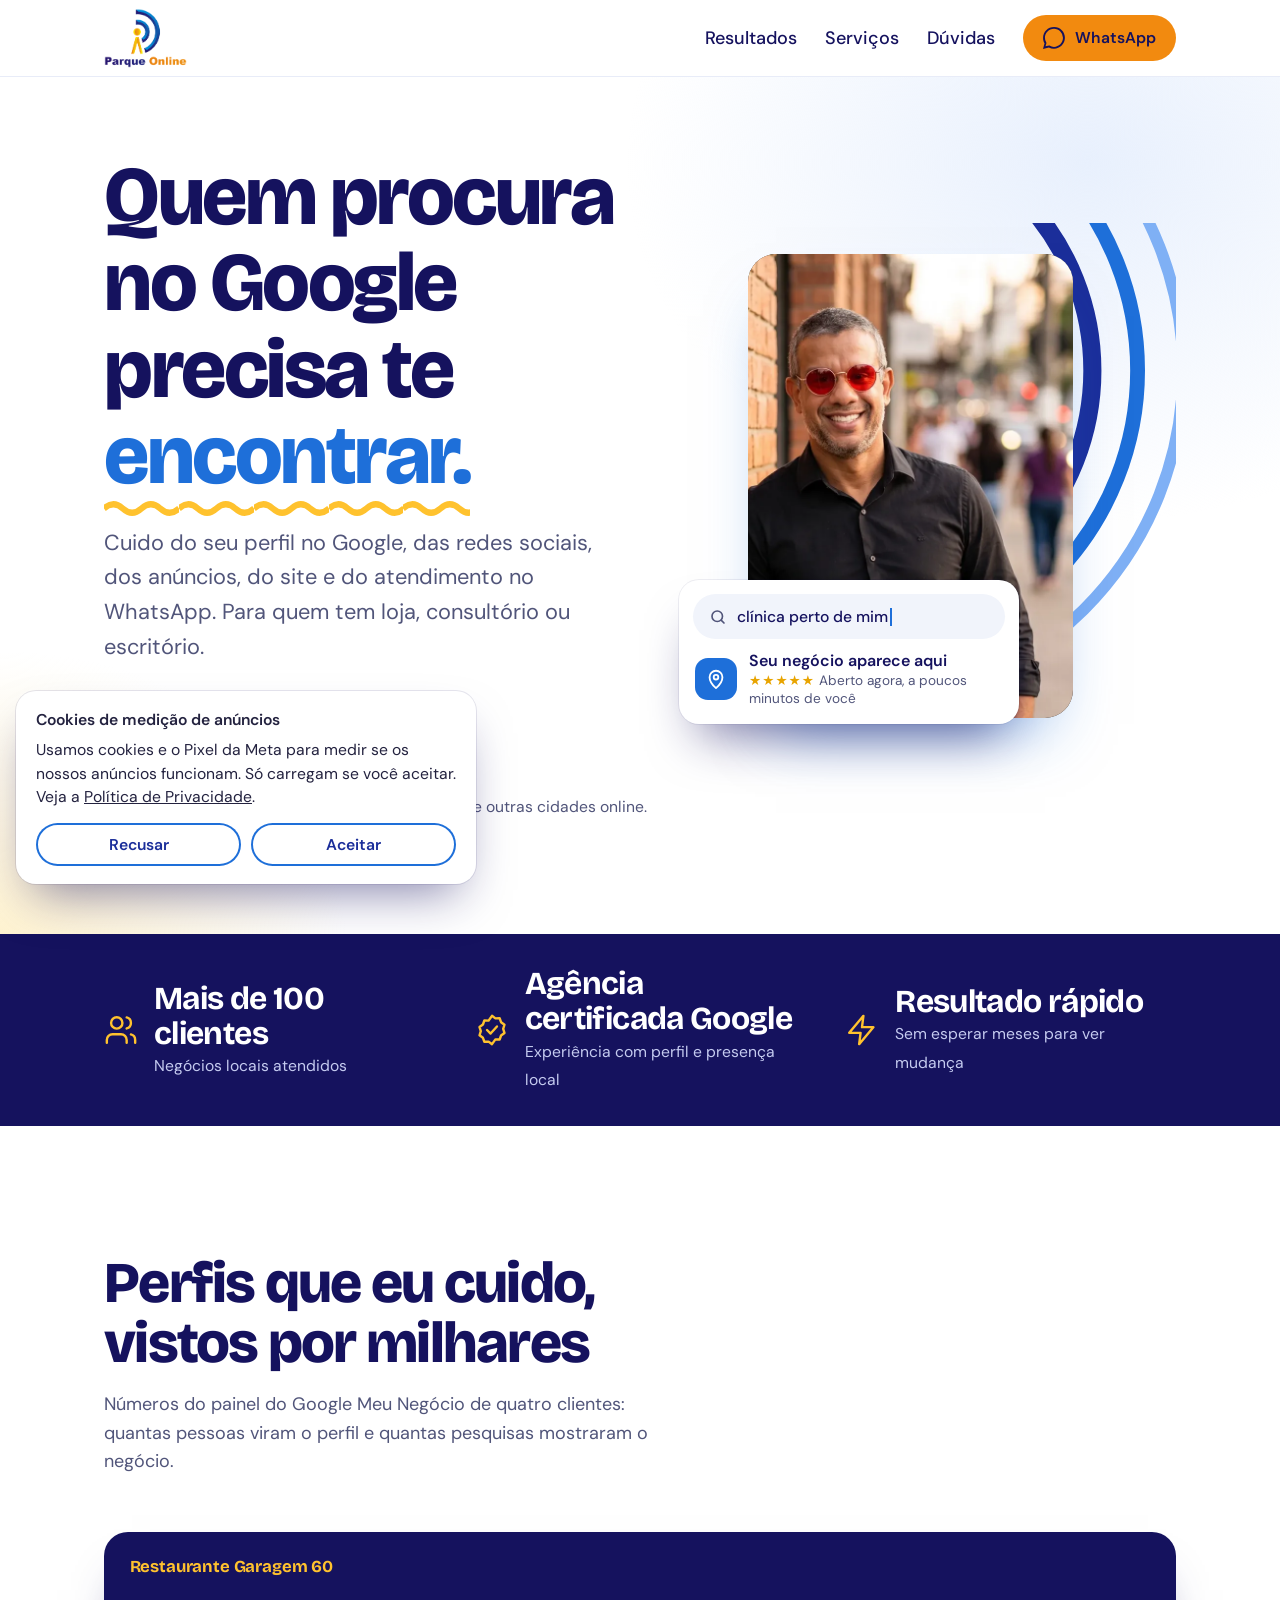
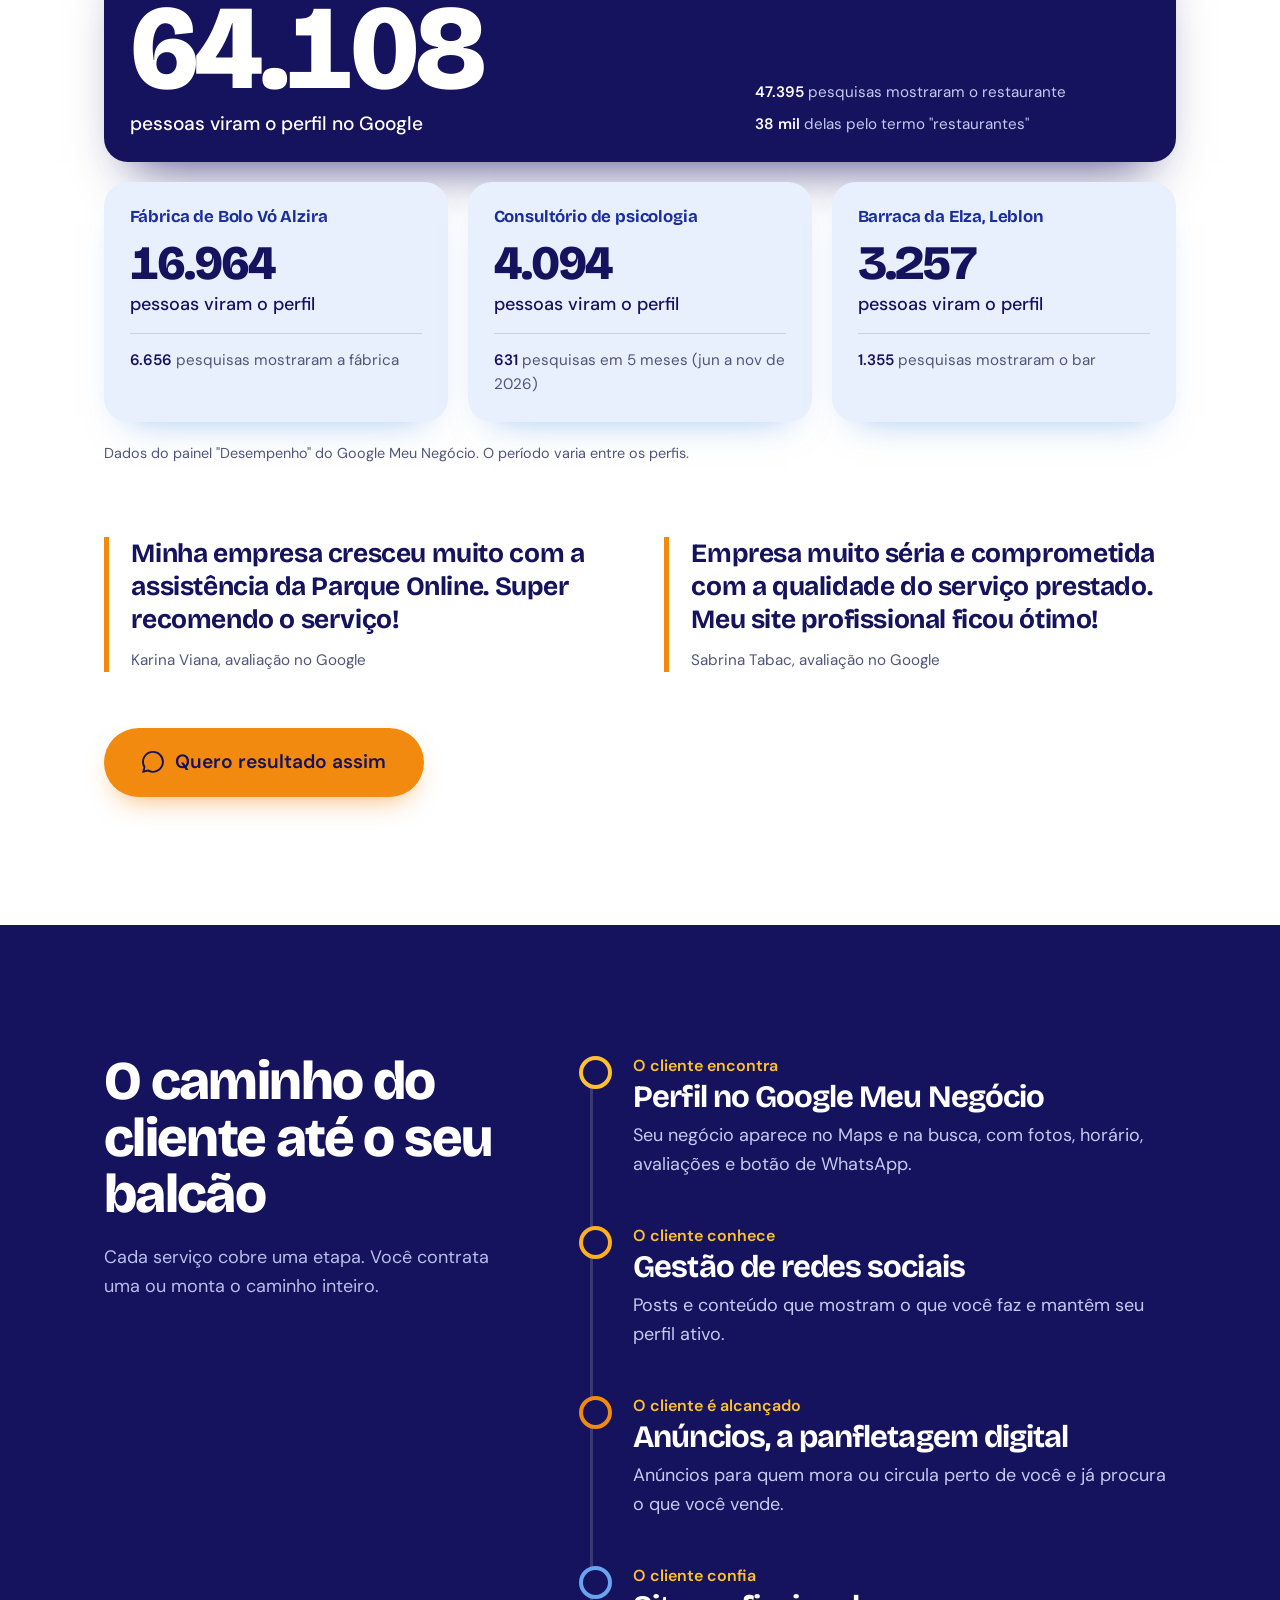
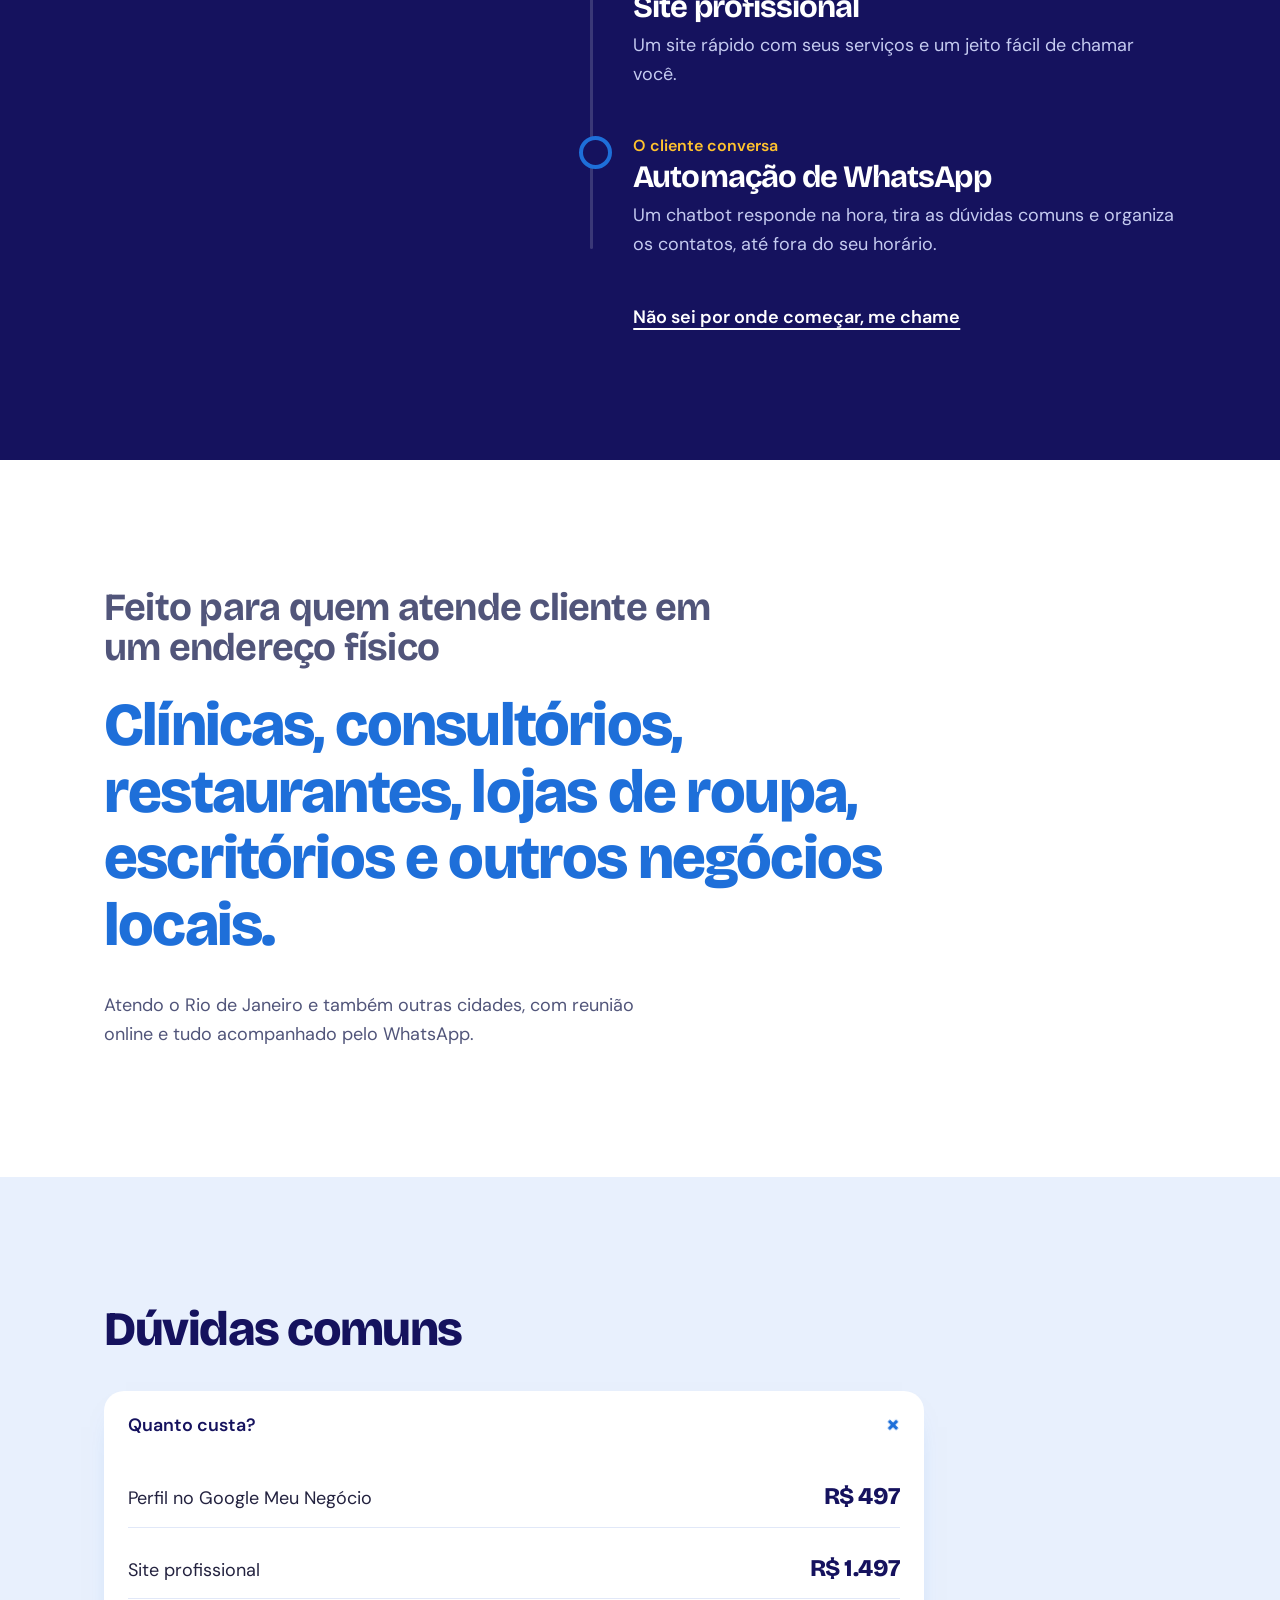
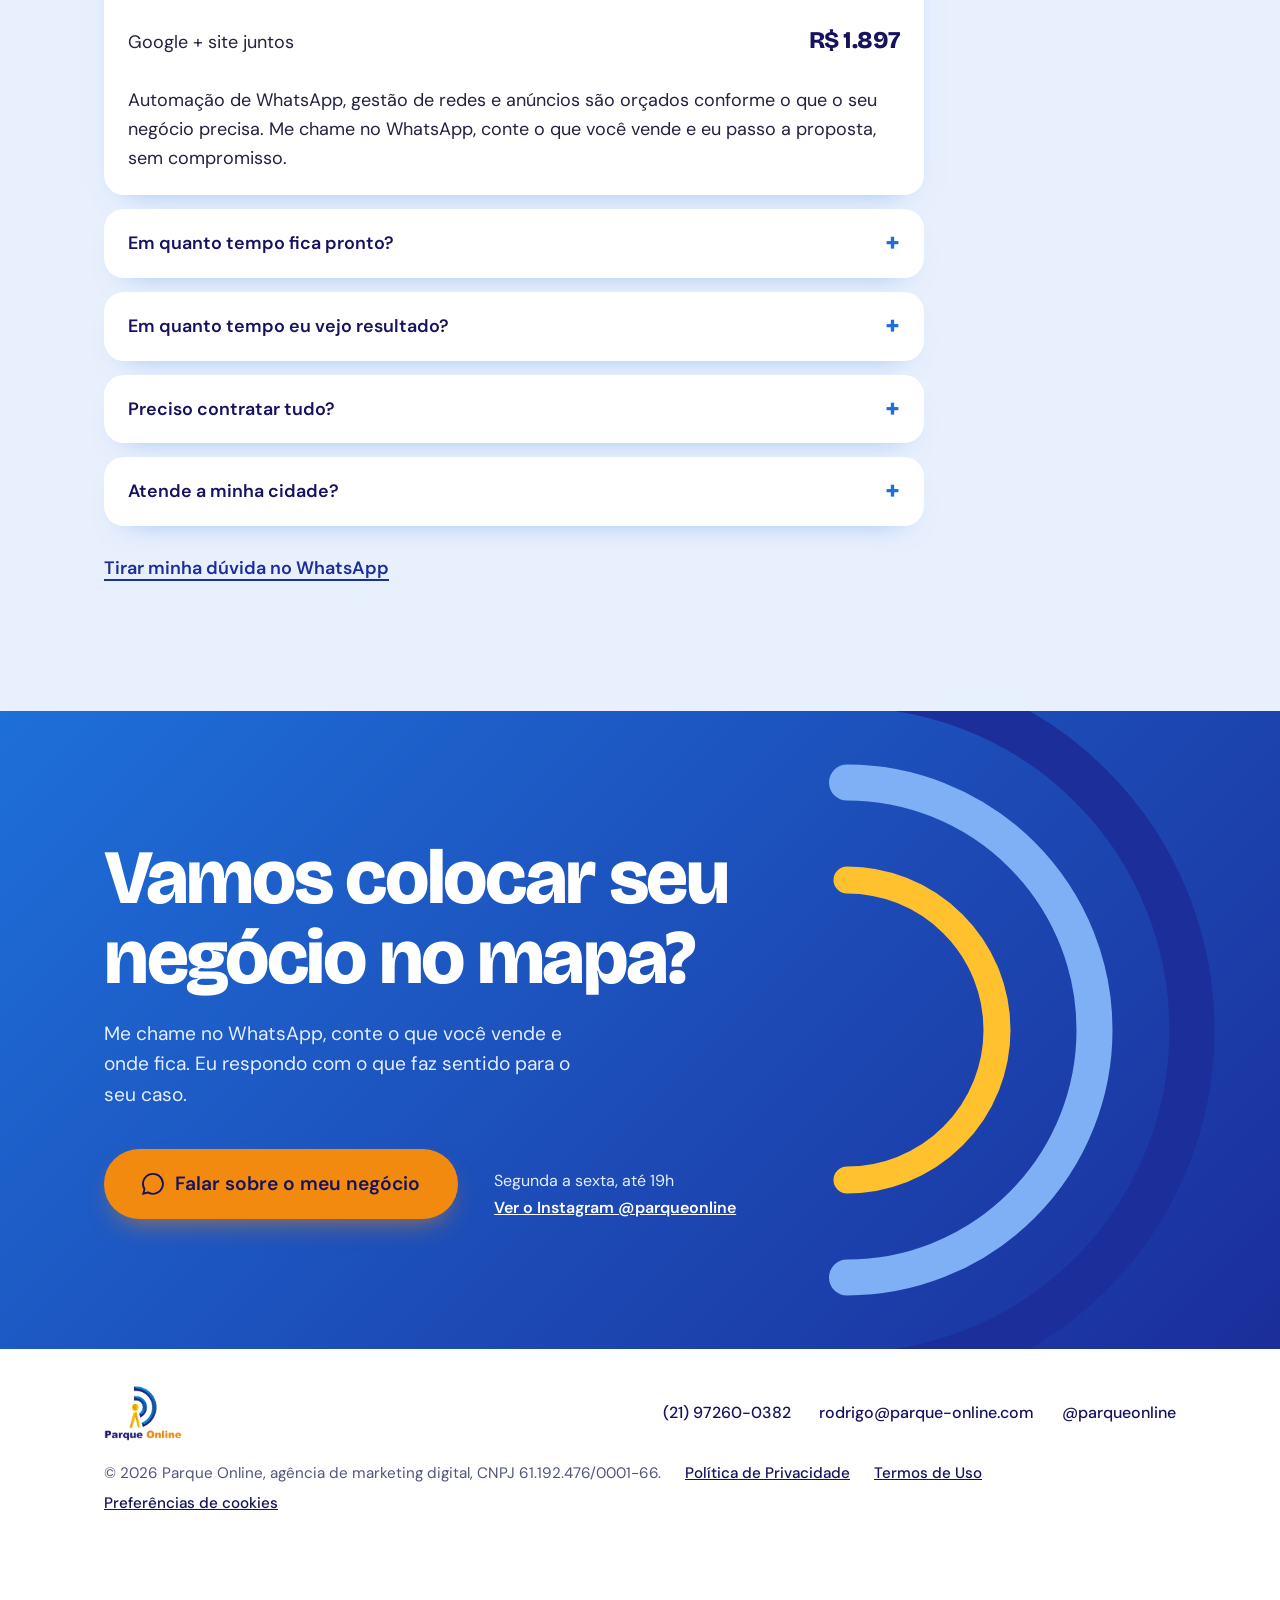
<file: index.html>
<!doctype html>
<html lang="pt-BR">
<head>
<meta charset="utf-8">
<meta name="viewport" content="width=device-width, initial-scale=1">
<title>Parque Online | Apareça no Google e receba clientes no WhatsApp</title>
<meta name="description" content="Perfil no Google, redes sociais, anúncios, site e automação de WhatsApp para negócios com loja, consultório ou escritório. Mais de 100 clientes atendidos no Rio e online.">
<link rel="icon" href="logo.png">
<link rel="preload" href="bricolage.woff2" as="font" type="font/woff2" crossorigin>
<link rel="preload" href="dmsans.woff2" as="font" type="font/woff2" crossorigin>
<link rel="stylesheet" href="fonts.css">

<!-- SEO: LocalBusiness. Sem endereço público (o endereço é só de registro). -->
<script type="application/ld+json">
{
  "@context": "https://schema.org",
  "@type": "LocalBusiness",
  "name": "Parque Online",
  "description": "Agência de marketing digital para negócios locais: Google Meu Negócio, redes sociais, anúncios, sites e automação de WhatsApp.",
  "telephone": "+55-21-97260-0382",
  "email": "rodrigo@parque-online.com",
  "areaServed": "Rio de Janeiro",
  "sameAs": ["https://www.instagram.com/parqueonline/"]
}
</script>

<!--
  META PIXEL: NÃO cole o código base aqui. Ele só pode carregar depois do aceite de cookies.
  Preencha a constante PIXEL_ID no script no fim da página; o resto já está pronto
  (carrega após o aceite e dispara fbq('track','Contact',{secao}) nos botões de WhatsApp).
-->

<style>
/* ============ TOKENS ============ */
:root{
  --blue:#1E6FD9;        /* cor dominante da marca */
  --blue-deep:#1B2E9A;
  --ink:#15125E;         /* azul-marinho: títulos e fundos escuros */
  --sky:#E8F0FD;
  --orange:#F28A0F;      /* reservado: botões de conversão */
  --sun:#FFC22E;         /* acento: marcadores da jornada */
  --white:#FFFFFF;
  --text:#23223F;
  --muted:#51557A;
  --gutter:clamp(20px,5vw,64px);
  --max:1200px;
  --radius:24px;
}
*{box-sizing:border-box;margin:0}
html{scroll-behavior:smooth}
body{
  font-family:"DM Sans",system-ui,sans-serif;
  font-size:1.125rem;line-height:1.6;color:var(--text);background:var(--white);
  -webkit-font-smoothing:antialiased;
}
img{display:block;max-width:100%;height:auto}
a{color:inherit}
h1,h2,h3{font-family:"Bricolage Grotesque",system-ui,sans-serif;color:var(--ink);line-height:1.04;letter-spacing:-.03em}
:focus-visible{outline:3px solid var(--blue);outline-offset:3px;border-radius:6px}
.wrap{width:100%;max-width:var(--max);margin-inline:auto;padding-inline:var(--gutter)}
.section{padding-block:clamp(64px,10vw,140px)}

/* ============ BOTÕES ============ */
.btn{
  display:inline-flex;align-items:center;justify-content:center;gap:.65rem;
  font-family:inherit;font-weight:600;font-size:1.05rem;text-decoration:none;cursor:pointer;
  padding:1rem 1.9rem;border-radius:999px;border:0;
  transition:transform .18s ease, box-shadow .18s ease, background .18s ease;
}
.btn svg{width:22px;height:22px;flex:none}
/* primário: laranja com texto azul-marinho (AA). O laranja só existe aqui. */
.btn--primary{background:var(--orange);color:var(--ink);box-shadow:0 12px 28px -12px rgba(242,138,15,.7)}
.btn--primary:hover{background:#FF9E2C;transform:translateY(-3px);box-shadow:0 16px 32px -12px rgba(242,138,15,.8)}
.btn--secondary{background:transparent;color:var(--blue-deep);box-shadow:inset 0 0 0 2px var(--blue)}
.btn--secondary:hover{background:var(--blue);color:var(--white)}
.btn--lg{font-size:1.2rem;padding:1.2rem 2.4rem}
.textlink{font-weight:600;color:var(--blue-deep);text-decoration:underline;text-underline-offset:5px;text-decoration-thickness:2px}
.textlink:hover{color:var(--blue)}

/* ============ HEADER ============ */
.site-header{position:sticky;top:0;z-index:20;background:rgba(255,255,255,.93);backdrop-filter:blur(10px);border-bottom:1px solid #E8ECF8}
.site-header .wrap{display:flex;align-items:center;justify-content:space-between;gap:1rem;padding-block:.5rem}
.site-header img{height:60px;width:auto}
.nav{display:flex;align-items:center;gap:1.75rem}
.nav a:not(.btn){text-decoration:none;font-weight:500;color:var(--ink)}
.nav a:not(.btn):hover{color:var(--blue)}
.nav .btn{padding:.65rem 1.25rem;font-size:.98rem;box-shadow:none}

/* ============ HERO ============ */
.hero{
  overflow:hidden;
  padding-block:clamp(32px,6vw,80px) clamp(56px,9vw,120px);
  /* único gradiente do hero: malha estática azul/céu */
  background:
    radial-gradient(60% 70% at 85% 10%, var(--sky) 0%, transparent 60%),
    radial-gradient(45% 55% at 0% 100%, #FFF3D1 0%, transparent 60%),
    var(--white);
}
.hero .wrap{display:grid;grid-template-columns:1.15fr .85fr;gap:clamp(24px,5vw,72px);align-items:center}
.hero h1{font-size:clamp(2.9rem,6.6vw,5.2rem);font-weight:800;max-width:11ch}
.hl{color:var(--blue);position:relative;white-space:nowrap}
.hl::after{
  content:"";position:absolute;left:0;right:0;bottom:-.14em;height:.2em;
  background:url("data:image/svg+xml,%3Csvg xmlns='http://www.w3.org/2000/svg' viewBox='0 0 40 8' preserveAspectRatio='none'%3E%3Cpath d='M0 4 Q5 0 10 4 T20 4 T30 4 T40 4' fill='none' stroke='%23FFC22E' stroke-width='3'/%3E%3C/svg%3E") repeat-x;
  background-size:.9em 100%;
}
.hero .lead{margin-top:1.6rem;font-size:clamp(1.15rem,1.7vw,1.4rem);max-width:33rem;color:var(--muted)}
.hero .actions{margin-top:2rem}
.hero .meta{margin-top:1.75rem;font-size:.98rem;color:var(--muted)}
.hero .meta strong{color:var(--ink)}

.portrait{position:relative;width:100%;max-width:520px;aspect-ratio:520/640;justify-self:end}
.rings{position:absolute;inset:0;width:100%;height:100%;overflow:hidden}
.ring{fill:none;stroke-linecap:round}
.frame{
  position:absolute;left:0;top:6%;width:76%;height:88%;
  border-radius:28px;overflow:hidden;background:#2a2320;
  box-shadow:0 34px 60px -28px rgba(30,111,217,.55);
}
.frame img{width:100%;height:100%;object-fit:cover;object-position:50% 20%}

/* ============ PROVA RÁPIDA ============ */
.strip{background:var(--ink);color:var(--white)}
.strip .wrap{display:grid;grid-template-columns:repeat(3,1fr);gap:1.5rem 2.5rem;padding-block:2rem}
.strip b{display:block;font-family:"Bricolage Grotesque",sans-serif;font-size:clamp(1.5rem,2.6vw,2rem);letter-spacing:-.02em;line-height:1.1}
.strip span{color:#C5CBF0;font-size:.98rem}

/* ============ RESULTADOS ============ */
.results h2{font-size:clamp(2.2rem,4.6vw,3.6rem);font-weight:800;max-width:18ch}
.results .sub{margin-top:1rem;color:var(--muted);max-width:36rem}
.cases{margin-top:clamp(32px,5vw,56px);display:grid;grid-template-columns:repeat(6,1fr);gap:20px}
.case{
  background:var(--sky);border-radius:var(--radius);padding:1.6rem;
  box-shadow:0 18px 36px -24px rgba(30,111,217,.5);
  transition:transform .2s ease, box-shadow .2s ease;
}
.case:hover{transform:translateY(-4px);box-shadow:0 24px 44px -22px rgba(30,111,217,.6)}
.case .num{font-family:"Bricolage Grotesque",sans-serif;font-weight:800;letter-spacing:-.04em;line-height:.95;color:var(--ink);font-size:clamp(2.2rem,3.8vw,3rem)}
.case .what{margin-top:.4rem;color:var(--ink);font-weight:500;line-height:1.3}
.case h3{font-size:1.05rem;font-weight:700;letter-spacing:-.01em;margin-bottom:1rem;color:var(--blue-deep)}
.case .extra{margin-top:1rem;padding-top:.9rem;border-top:1px solid rgba(21,18,94,.14);font-size:.95rem;color:var(--muted)}
.case .extra b{color:var(--ink)}
/* o primário da seção: Garagem 60 */
.case--lead{grid-column:span 6;background:var(--ink);color:#DDE2FF;box-shadow:0 30px 50px -28px rgba(21,18,94,.8)}
.case--lead h3{color:var(--sun)}
.case--lead .num{color:var(--white);font-size:clamp(3.6rem,10vw,7.5rem)}
.case--lead .what{color:#fff;font-size:1.2rem}
.case--lead .extra{border-color:rgba(255,255,255,.2);color:#C5CBF0}
.case--lead .extra b{color:var(--white)}
.case--lead .grid2{display:grid;grid-template-columns:1.2fr .8fr;gap:2rem;align-items:end}
.case--sm{grid-column:span 2}
.note{margin-top:1.25rem;font-size:.9rem;color:var(--muted)}

.quotes{margin-top:clamp(40px,6vw,72px);display:grid;grid-template-columns:1fr 1fr;gap:clamp(20px,4vw,48px)}
blockquote{border-left:5px solid var(--orange);padding-left:1.4rem}
blockquote p{font-family:"Bricolage Grotesque",sans-serif;font-weight:700;font-size:clamp(1.25rem,2.2vw,1.65rem);line-height:1.25;color:var(--ink);letter-spacing:-.015em}
blockquote footer{margin-top:.7rem;font-size:.95rem;color:var(--muted)}
.results .cta-row{margin-top:clamp(36px,5vw,56px)}

/* ============ SERVIÇOS ============ */
.route{background:var(--ink);color:#DDE2FF}
.route .wrap{display:grid;grid-template-columns:.8fr 1.2fr;gap:clamp(32px,6vw,96px);align-items:start}
.route h2{color:var(--white);font-size:clamp(2.1rem,4.4vw,3.4rem);font-weight:800;position:sticky;top:110px}
.route .intro{margin-top:1.25rem;color:#B9BFEA;max-width:26rem}
.steps{list-style:none;padding:0;position:relative}
.steps::before{content:"";position:absolute;left:11px;top:10px;bottom:10px;width:3px;border-radius:3px;background:rgba(255,255,255,.16)}
/* a linha acende conforme a pessoa rola: o caminho do cliente sendo percorrido */
.steps::after{content:"";position:absolute;left:11px;top:10px;width:3px;border-radius:3px;height:calc((100% - 20px) * var(--p,0));background:linear-gradient(var(--sun),var(--orange))}
.steps li::before{transition:background .3s ease, border-color .3s ease, box-shadow .3s ease}
.steps li.on::before{background:var(--sun);border-color:var(--sun);box-shadow:0 0 0 7px rgba(255,194,46,.22)}
.steps li{position:relative;padding:0 0 2.75rem 3.4rem}
.steps li:last-child{padding-bottom:0}
.steps li::before{content:"";position:absolute;left:0;top:.2rem;width:25px;height:25px;border-radius:50%;background:var(--ink);border:4px solid var(--sun)}
.steps li:nth-child(2)::before{border-color:#FFB020}
.steps li:nth-child(3)::before{border-color:var(--orange)}
.steps li:nth-child(4)::before{border-color:#6AA3F0}
.steps li:nth-child(5)::before{border-color:var(--blue)}
.steps .verb{display:block;color:var(--sun);font-weight:600;font-size:1rem}
.steps h3{color:var(--white);font-size:clamp(1.45rem,2.5vw,1.95rem);font-weight:700;margin-top:.15rem}
.steps p{margin-top:.5rem;color:#C5CBF0;max-width:34rem}
.route .after{margin-top:2.75rem;padding-left:3.4rem}
.route .after a{color:var(--white);font-weight:600;text-decoration:underline;text-underline-offset:5px;text-decoration-thickness:2px}
.route .after a:hover{color:var(--sun)}

/* ============ PARA QUEM ============ */
.who h2{font-size:clamp(1.7rem,3.2vw,2.4rem);font-weight:700;color:var(--muted);max-width:26ch;letter-spacing:-.02em}
.who .big{margin-top:1.5rem;font-family:"Bricolage Grotesque",sans-serif;font-weight:800;font-size:clamp(2rem,5vw,3.8rem);line-height:1.1;letter-spacing:-.03em;color:var(--blue);max-width:24ch}
.who .where{margin-top:2rem;color:var(--muted);max-width:36rem}

/* ============ FAQ ============ */
.faq{background:var(--sky)}
.faq h2{font-size:clamp(2rem,4vw,3rem);font-weight:800}
.faq .list{margin-top:2.25rem;max-width:820px;display:grid;gap:14px}
details{background:var(--white);border-radius:20px;padding:0 1.5rem;box-shadow:0 14px 30px -22px rgba(30,111,217,.55)}
summary{cursor:pointer;list-style:none;padding:1.25rem 0;font-weight:600;color:var(--ink);font-size:1.12rem;display:flex;justify-content:space-between;gap:1rem;align-items:center}
summary::-webkit-details-marker{display:none}
summary::after{content:"+";font-family:"Bricolage Grotesque",sans-serif;font-size:1.8rem;line-height:1;color:var(--blue);transition:transform .2s ease}
details[open] summary::after{transform:rotate(45deg)}
details .answer{padding:0 0 1.4rem;color:var(--text)}
.prices{display:grid;gap:10px;margin:.4rem 0 1rem;padding:0;list-style:none}
.prices li{display:flex;justify-content:space-between;align-items:baseline;gap:1rem;padding:.7rem 0;border-bottom:1px solid #E1E8F8}
.prices li:last-child{border-bottom:0}
.prices b{font-family:"Bricolage Grotesque",sans-serif;font-weight:800;font-size:1.5rem;color:var(--ink);letter-spacing:-.02em;white-space:nowrap}
.faq .after{margin-top:1.75rem}

/* ============ CTA FINAL ============ */
.final{
  position:relative;overflow:hidden;color:var(--white);
  /* segundo (e último) gradiente da página */
  background:linear-gradient(135deg,var(--blue) 0%,var(--blue-deep) 100%);
}
.final .wrap{position:relative;z-index:1}
.final h2{color:var(--white);font-size:clamp(2.4rem,6vw,4.8rem);font-weight:800;max-width:14ch}
.final p{margin-top:1.25rem;font-size:1.2rem;max-width:30rem;color:#E4EEFF}
.final .actions{margin-top:2.25rem;display:flex;flex-wrap:wrap;gap:1.5rem 2.25rem;align-items:center}
.final .info{font-size:1rem;color:#E4EEFF;line-height:1.7}
.final .info a{color:var(--white);font-weight:600}
.final .deco{position:absolute;right:-6%;top:50%;transform:translateY(-50%);width:min(52vw,600px);height:auto;pointer-events:none}
.final .deco path{fill:none;stroke-linecap:round}

/* ============ RODAPÉ ============ */
.site-footer{padding-block:2.25rem 6.5rem}
.site-footer .wrap{display:flex;flex-wrap:wrap;justify-content:space-between;align-items:center;gap:1.25rem 2rem}
.site-footer img{height:56px;width:auto}
.site-footer .contact{display:flex;flex-wrap:wrap;gap:.5rem 1.75rem;font-size:1rem}
.site-footer .contact a{text-decoration:none;color:var(--ink);font-weight:500}
.site-footer .contact a:hover{color:var(--blue);text-decoration:underline}
.site-footer small{width:100%;color:var(--muted)}
.site-footer .legal{display:flex;flex-wrap:wrap;gap:.35rem 1.5rem;font-size:.95rem}
.site-footer .legal a{color:var(--ink);font-weight:500}
.site-footer .legal a:hover{color:var(--blue)}

/* ============ BARRA FIXA (mobile) ============ */
.sticky-bar{
  position:fixed;left:0;right:0;bottom:0;z-index:30;padding:.75rem var(--gutter) calc(.75rem + env(safe-area-inset-bottom));
  background:rgba(255,255,255,.96);backdrop-filter:blur(10px);box-shadow:0 -10px 30px -18px rgba(21,18,94,.5);
  transform:translateY(110%);transition:transform .3s ease;display:none;
}
.sticky-bar.show{transform:none}
.sticky-bar .btn{width:100%}

/* ============ MOVIMENTO ============ */
@media (prefers-reduced-motion:no-preference){
  .ring{stroke-dasharray:1;animation:draw 1.4s cubic-bezier(.2,.7,.2,1) both}
  .ring.r2{animation-delay:.18s}.ring.r3{animation-delay:.36s}
  @keyframes draw{from{stroke-dashoffset:1}to{stroke-dashoffset:0}}
  .js .reveal{opacity:0;transform:translateY(24px);transition:opacity .3s ease-out, transform .3s ease-out}
  .js .reveal.in{opacity:1;transform:none}
}

/* ============ BUSCA ANIMADA (o momento memorável do hero) ============ */
.search{
  position:absolute;left:-16%;bottom:5%;width:min(80%,340px);z-index:2;
  background:var(--white);border-radius:20px;padding:14px;
  box-shadow:0 30px 50px -20px rgba(21,18,94,.55),0 0 0 1px rgba(21,18,94,.07);
}
.search .bar{display:flex;align-items:center;gap:10px;background:#F1F4FB;border-radius:999px;padding:10px 16px;min-height:44px;font-size:.98rem;font-weight:500;color:var(--ink)}
.search .bar svg{width:18px;height:18px;flex:none;color:var(--muted)}
.search .typed{white-space:nowrap;overflow:hidden;text-overflow:clip}
.search .caret{flex:none;width:2px;height:1.15em;margin-left:-8px;background:var(--blue)}
.search .res{display:flex;align-items:center;gap:12px;padding:12px 2px 2px}
.search .pin{width:42px;height:42px;border-radius:13px;background:var(--blue);display:grid;place-items:center;flex:none}
.search .pin svg{width:22px;height:22px;color:var(--white)}
.search .res b{display:block;color:var(--ink);font-size:1rem;line-height:1.2}
.search .res small{display:block;margin-top:2px;color:var(--muted);font-size:.85rem;line-height:1.3}
.search .stars{color:#E8A400;letter-spacing:1px}

/* ============ POLIMENTO ============ */
.site-header{transition:box-shadow .25s ease}
.site-header.scrolled{box-shadow:0 12px 30px -22px rgba(21,18,94,.6)}
.strip .item{display:flex;align-items:center;gap:1rem}
.strip .item svg{width:34px;height:34px;flex:none;color:var(--sun);fill:none;stroke:currentColor;stroke-width:1.7;stroke-linecap:round;stroke-linejoin:round}
.case .num{font-variant-numeric:tabular-nums}

@media (prefers-reduced-motion:no-preference){
  .search .caret{animation:blink 1s steps(1) infinite}
  @keyframes blink{50%{opacity:0}}
  .final .deco path{animation:pulse 4.5s ease-in-out infinite}
  .final .deco path:nth-child(2){animation-delay:.5s}
  .final .deco path:nth-child(3){animation-delay:1s}
  @keyframes pulse{0%,100%{opacity:1}50%{opacity:.35}}
}
@media (max-width:900px){
  .search{left:4%;bottom:-4%;width:88%}
}

/* ============ AVISO DE COOKIES ============ */
.cookie{
  position:fixed;left:16px;bottom:16px;z-index:60;max-width:460px;
  background:var(--white);border-radius:20px;padding:1.1rem 1.25rem;
  box-shadow:0 24px 50px -18px rgba(21,18,94,.55),0 0 0 1px rgba(21,18,94,.1);
}
.cookie[hidden]{display:none}
.cookie p{margin:0;font-size:.98rem;line-height:1.5;color:var(--text)}
.cookie p + p{margin-top:.4rem}
.cookie-actions{display:flex;gap:.6rem;margin-top:.9rem}
.cookie .btn{flex:1;padding:.7rem 1rem;font-size:.98rem;width:auto}
body.cookie-open .sticky-bar{display:none}
@media (max-width:560px){.cookie{left:10px;right:10px;bottom:10px}}

/* ============ RESPONSIVO ============ */
@media (max-width:900px){
  .hero .wrap,.route .wrap,.quotes{grid-template-columns:1fr}
  .portrait{justify-self:center;max-width:420px}
  .route h2{position:static}
  .strip .wrap{grid-template-columns:1fr;gap:1.1rem}
  .nav a:not(.btn){display:none}
  .cases{grid-template-columns:1fr 1fr}
  .case--lead{grid-column:span 2}
  .case--lead .grid2{grid-template-columns:1fr;gap:1rem}
  .case--sm{grid-column:span 1}
  .final .deco{opacity:.3;right:-30%}
  .sticky-bar{display:block}
}
@media (max-width:560px){
  .cases{grid-template-columns:1fr}
  .case--lead,.case--sm{grid-column:span 1}
  .site-header img{height:48px}
  .nav .btn{padding:.6rem 1rem}
  .btn--lg,.hero .btn,.results .btn,.final .btn{width:100%}
}
</style>
</head>
<body>

<header class="site-header">
  <div class="wrap">
    <a href="#topo" aria-label="Parque Online, início"><img src="logo.png" alt="Parque Online" width="438" height="315"></a>
    <nav class="nav" aria-label="Principal">
      <a href="#resultados">Resultados</a>
      <a href="#servicos">Serviços</a>
      <a href="#duvidas">Dúvidas</a>
      <a class="btn btn--primary" data-wa="cabecalho" href="https://wa.me/5521972600382?text=Oi!%20Vim%20pelo%20site%20da%20Parque%20Online%20e%20quero%20saber%20mais.%20Meu%20neg%C3%B3cio%20%C3%A9%20___." target="_blank" rel="noopener">
        <svg viewBox="0 0 24 24" fill="currentColor" aria-hidden="true"><path d="M20.5 3.5A11.8 11.8 0 0 0 12 0C5.4 0 .1 5.3.1 11.9c0 2.1.5 4.1 1.6 5.9L0 24l6.4-1.7a11.9 11.9 0 0 0 5.6 1.4c6.6 0 11.9-5.3 11.9-11.9 0-3.200-1.200-6.200-3.400-8.300zM12 21.700c-1.800 0-3.500-.5-5-1.400l-.4-.2-3.800 1 1-3.700-.2-.4a9.800 9.800 0 0 1-1.500-5.200C2.100 6.400 6.500 2 12 2c2.600 0 5.100 1 6.900 2.900a9.700 9.700 0 0 1 2.900 6.900c0 5.400-4.400 9.900-9.800 9.900z"/></svg>
        WhatsApp
      </a>
    </nav>
  </div>
</header>

<main id="topo">

<!-- 1. HERO: só CTA secundário (tráfego frio: prova antes do pedido) -->
<section class="hero">
  <div class="wrap">
    <div>
      <h1>Quem procura no Google precisa te <span class="hl">encontrar.</span></h1>
      <p class="lead">Cuido do seu perfil no Google, das redes sociais, dos anúncios, do site e do atendimento no WhatsApp. Para quem tem loja, consultório ou escritório.</p>
      <div class="actions">
        <a class="btn btn--secondary btn--lg" href="#resultados">Ver resultados de clientes</a>
      </div>
      <p class="meta"><strong>Segunda a sexta, até 19h.</strong> Atendo o Rio de Janeiro e outras cidades online.</p>
    </div>

    <div class="portrait">
      <svg class="rings" viewBox="0 0 520 640" aria-hidden="true" preserveAspectRatio="xMidYMid slice">
        <path class="ring r1" pathLength="1" d="M118 -121 A300 300 0 0 1 118 479" stroke="#1B2E9A" stroke-width="22"/>
        <path class="ring r2" pathLength="1" d="M118 -176 A355 355 0 0 1 118 534" stroke="#1E6FD9" stroke-width="18"/>
        <path class="ring r3" pathLength="1" d="M118 -231 A410 410 0 0 1 118 589" stroke="#7FB0F5" stroke-width="14"/>
      </svg>
      <div class="frame">
        <img src="dono.webp" alt="Dono da Parque Online sorrindo, de óculos vermelhos e camisa preta, encostado numa parede de tijolos" width="760" height="944" fetchpriority="high">
      </div>
      <!-- Ilustração decorativa: o cliente digitando no Google. Os termos são exemplos, não dados. -->
      <div class="search" aria-hidden="true">
        <div class="bar">
          <svg viewBox="0 0 24 24" fill="none" stroke="currentColor" stroke-width="2.2" stroke-linecap="round"><circle cx="11" cy="11" r="7"/><path d="M20 20l-3.5-3.5"/></svg>
          <span class="typed" id="typed">clínica perto de mim</span><span class="caret"></span>
        </div>
        <div class="res">
          <div class="pin"><svg viewBox="0 0 24 24" fill="none" stroke="currentColor" stroke-width="2" stroke-linecap="round" stroke-linejoin="round"><path d="M12 22s7-6.2 7-12a7 7 0 0 0-14 0c0 5.8 7 12 7 12z"/><circle cx="12" cy="10" r="2.5"/></svg></div>
          <div><b>Seu negócio aparece aqui</b><small><span class="stars">★★★★★</span> Aberto agora, a poucos minutos de você</small></div>
        </div>
      </div>
    </div>
  </div>
</section>

<!-- 2. FAIXA DE PROVA -->
<section class="strip" aria-label="Em resumo">
  <div class="wrap">
    <div class="item">
      <svg viewBox="0 0 24 24" aria-hidden="true"><path d="M16 21v-2a4 4 0 0 0-4-4H6a4 4 0 0 0-4 4v2"/><circle cx="9" cy="7" r="4"/><path d="M22 21v-2a4 4 0 0 0-3-3.87M16 3.13a4 4 0 0 1 0 7.75"/></svg>
      <div><b>Mais de 100 clientes</b><span>Negócios locais atendidos</span></div>
    </div>
    <div class="item">
      <svg viewBox="0 0 24 24" aria-hidden="true"><path d="M12 2l2.4 1.8 3-.1 1 2.8 2.4 1.8-.9 2.9.9 2.9-2.4 1.8-1 2.8-3-.1L12 22l-2.4-1.8-3 .1-1-2.8-2.4-1.8.9-2.9-.9-2.9 2.4-1.8 1-2.8 3 .1z"/><path d="M8.5 12l2.5 2.5 4.5-5"/></svg>
      <div><b>Agência certificada Google</b><span>Experiência com perfil e presença local</span></div>
    </div>
    <div class="item">
      <svg viewBox="0 0 24 24" aria-hidden="true"><path d="M13 2L3 14h8l-1 8 10-12h-8z"/></svg>
      <div><b>Resultado rápido</b><span>Sem esperar meses para ver mudança</span></div>
    </div>
  </div>
</section>

<!-- 3. RESULTADOS: primeiro CTA principal da página -->
<section class="section results" id="resultados">
  <div class="wrap">
    <h2 class="reveal">Perfis que eu cuido, vistos por milhares</h2>
    <p class="sub reveal">Números do painel do Google Meu Negócio de quatro clientes: quantas pessoas viram o perfil e quantas pesquisas mostraram o negócio.</p>

    <!-- TODO antes de publicar: autorização dos clientes para usar nome e números; conferir o período de cada print -->
    <div class="cases">
      <article class="case case--lead reveal">
        <div class="grid2">
          <div>
            <h3>Restaurante Garagem 60</h3>
            <div class="num">64.986</div>
            <p class="what">pessoas viram o perfil no Google</p>
          </div>
          <div class="extra" style="border:0;margin:0;padding:0">
            <p><b>47.395</b> pesquisas mostraram o restaurante</p>
            <p style="margin-top:.5rem"><b>38 mil</b> delas pelo termo "restaurantes"</p>
          </div>
        </div>
      </article>

      <article class="case case--sm reveal">
        <h3>Fábrica de Bolo Vó Alzira</h3>
        <div class="num">17.617</div>
        <p class="what">pessoas viram o perfil</p>
        <p class="extra"><b>6.656</b> pesquisas mostraram a fábrica</p>
      </article>

      <article class="case case--sm reveal">
        <h3>Consultório de psicologia</h3>
        <div class="num">4.251</div>
        <p class="what">pessoas viram o perfil</p>
        <p class="extra"><b>631</b> pesquisas em 5 meses (jun a nov de 2026)</p>
      </article>

      <article class="case case--sm reveal">
        <h3>Barraca da Elza, Leblon</h3>
        <div class="num">3.382</div>
        <p class="what">pessoas viram o perfil</p>
        <p class="extra"><b>1.355</b> pesquisas mostraram o bar</p>
      </article>
    </div>
    <p class="note">Dados do painel "Desempenho" do Google Meu Negócio. O período varia entre os perfis.</p>

    <div class="quotes">
      <blockquote class="reveal">
        <p>Minha empresa cresceu muito com a assistência da Parque Online. Super recomendo o serviço!</p>
        <footer>Karina Viana, avaliação no Google</footer>
      </blockquote>
      <blockquote class="reveal">
        <p>Empresa muito séria e comprometida com a qualidade do serviço prestado. Meu site profissional ficou ótimo!</p>
        <footer>Sabrina Tabac, avaliação no Google</footer>
      </blockquote>
    </div>

    <div class="cta-row">
      <a class="btn btn--primary btn--lg" data-wa="resultados" href="https://wa.me/5521972600382?text=Oi!%20Vim%20pelo%20site%20da%20Parque%20Online%20e%20vi%20os%20resultados.%20Meu%20neg%C3%B3cio%20%C3%A9%20___%20e%20quero%20saber%20mais." target="_blank" rel="noopener">
        <svg viewBox="0 0 24 24" fill="currentColor" aria-hidden="true"><path d="M20.5 3.5A11.8 11.8 0 0 0 12 0C5.4 0 .1 5.3.1 11.9c0 2.1.5 4.1 1.6 5.9L0 24l6.4-1.7a11.9 11.9 0 0 0 5.6 1.4c6.6 0 11.9-5.3 11.9-11.9 0-3.200-1.200-6.200-3.400-8.300zM12 21.700c-1.800 0-3.500-.5-5-1.400l-.4-.2-3.800 1 1-3.700-.2-.4a9.800 9.800 0 0 1-1.500-5.200C2.100 6.400 6.500 2 12 2c2.600 0 5.100 1 6.900 2.900a9.700 9.700 0 0 1 2.900 6.900c0 5.400-4.400 9.900-9.800 9.900z"/></svg>
        Quero resultado assim
      </a>
    </div>
  </div>
</section>

<!-- 4. SERVIÇOS -->
<section class="section route" id="servicos">
  <div class="wrap">
    <div>
      <h2>O caminho do cliente até o seu balcão</h2>
      <p class="intro">Cada serviço cobre uma etapa. Você contrata uma ou monta o caminho inteiro.</p>
    </div>
    <div>
      <ol class="steps">
        <li class="reveal">
          <span class="verb">O cliente encontra</span>
          <h3>Perfil no Google Meu Negócio</h3>
          <p>Seu negócio aparece no Maps e na busca, com fotos, horário, avaliações e botão de WhatsApp.</p>
        </li>
        <li class="reveal">
          <span class="verb">O cliente conhece</span>
          <h3>Gestão de redes sociais</h3>
          <p>Posts e conteúdo que mostram o que você faz e mantêm seu perfil ativo.</p>
        </li>
        <li class="reveal">
          <span class="verb">O cliente é alcançado</span>
          <h3>Anúncios, a panfletagem digital</h3>
          <p>Anúncios para quem mora ou circula perto de você e já procura o que você vende.</p>
        </li>
        <li class="reveal">
          <span class="verb">O cliente confia</span>
          <h3>Site profissional</h3>
          <p>Um site rápido com seus serviços e um jeito fácil de chamar você.</p>
        </li>
        <li class="reveal">
          <span class="verb">O cliente conversa</span>
          <h3>Automação de WhatsApp</h3>
          <p>Um chatbot responde na hora, tira as dúvidas comuns e organiza os contatos, até fora do seu horário.</p>
        </li>
      </ol>
      <p class="after"><a data-wa="servicos" href="https://wa.me/5521972600382?text=Oi!%20Vim%20pelo%20site%20da%20Parque%20Online.%20Quero%20ajuda%20para%20escolher%20por%20onde%20come%C3%A7ar.%20Meu%20neg%C3%B3cio%20%C3%A9%20___." target="_blank" rel="noopener">Não sei por onde começar, me chame</a></p>
    </div>
  </div>
</section>

<!-- 5. PARA QUEM -->
<section class="section who">
  <div class="wrap">
    <h2>Feito para quem atende cliente em um endereço físico</h2>
    <p class="big">Clínicas, consultórios, restaurantes, lojas de roupa, escritórios e outros negócios locais.</p>
    <p class="where">Atendo o Rio de Janeiro e também outras cidades, com reunião online e tudo acompanhado pelo WhatsApp.</p>
  </div>
</section>

<!-- 6. FAQ -->
<section class="section faq" id="duvidas">
  <div class="wrap">
    <h2>Dúvidas comuns</h2>
    <div class="list">
      <details open>
        <summary>Quanto custa?</summary>
        <div class="answer">
          <ul class="prices">
            <li><span>Perfil no Google Meu Negócio</span><b>R$ 497</b></li>
            <li><span>Site profissional</span><b>R$ 1.497</b></li>
            <li><span>Google + site juntos</span><b>R$ 1.897</b></li>
          </ul>
          Automação de WhatsApp, gestão de redes e anúncios são orçados conforme o que o seu negócio precisa. Me chame no WhatsApp, conte o que você vende e eu passo a proposta, sem compromisso.
          <!-- TODO: confirmar se os valores são pagamento único ou mensal e acrescentar na frase acima -->
        </div>
      </details>
      <details>
        <summary>Em quanto tempo fica pronto?</summary>
        <div class="answer">
          <b>Perfil no Google:</b> 7 dias depois que você devolver o formulário preenchido.<br>
          <b>Site:</b> 7 dias depois que você enviar o briefing.<br>
          <b>Automação de WhatsApp:</b> 7 dias depois do briefing.<br>
          <b>Gestão de redes e anúncios:</b> começam assim que o pagamento é confirmado.
        </div>
      </details>
      <details>
        <summary>Em quanto tempo eu vejo resultado?</summary>
        <div class="answer">O perfil no Google costuma mostrar mudança nas primeiras semanas depois de publicado. O resultado varia conforme o seu negócio e a concorrência na sua região, e eu acompanho com você.</div>
      </details>
      <details>
        <summary>Preciso contratar tudo?</summary>
        <div class="answer">Não. Você pode começar só pelo Google Meu Negócio, por exemplo, e acrescentar o resto depois.</div>
      </details>
      <details>
        <summary>Atende a minha cidade?</summary>
        <div class="answer">Sim. Presencial no Rio de Janeiro, e online para outras cidades.</div>
      </details>
    </div>
    <p class="after"><a class="textlink" data-wa="faq" href="https://wa.me/5521972600382?text=Oi!%20Vim%20pelo%20site%20da%20Parque%20Online%20e%20tenho%20uma%20d%C3%BAvida%20sobre%20pre%C3%A7o%20e%20prazo.%20Meu%20neg%C3%B3cio%20%C3%A9%20___." target="_blank" rel="noopener">Tirar minha dúvida no WhatsApp</a></p>
  </div>
</section>

<!-- 7. CTA FINAL -->
<section class="section final" id="contato">
  <svg class="deco" viewBox="0 0 400 500" aria-hidden="true">
    <path d="M60 20 A230 230 0 0 1 60 480" stroke="#1B2E9A" stroke-width="30"/>
    <path d="M60 85 A165 165 0 0 1 60 415" stroke="#7FB0F5" stroke-width="24"/>
    <path d="M60 150 A100 100 0 0 1 60 350" stroke="#FFC22E" stroke-width="18"/>
  </svg>
  <div class="wrap">
    <h2>Vamos colocar seu negócio no mapa?</h2>
    <p>Me chame no WhatsApp, conte o que você vende e onde fica. Eu respondo com o que faz sentido para o seu caso.</p>
    <div class="actions">
      <a class="btn btn--primary btn--lg" data-wa="final" href="https://wa.me/5521972600382?text=Oi!%20Vim%20pelo%20site%20da%20Parque%20Online%20e%20quero%20falar%20sobre%20o%20meu%20neg%C3%B3cio.%20Ele%20%C3%A9%20___." target="_blank" rel="noopener">
        <svg viewBox="0 0 24 24" fill="currentColor" aria-hidden="true"><path d="M20.5 3.5A11.8 11.8 0 0 0 12 0C5.4 0 .1 5.3.1 11.9c0 2.1.5 4.1 1.6 5.9L0 24l6.4-1.7a11.9 11.9 0 0 0 5.6 1.4c6.6 0 11.9-5.3 11.9-11.9 0-3.200-1.200-6.200-3.400-8.300zM12 21.700c-1.800 0-3.500-.5-5-1.400l-.4-.2-3.800 1 1-3.700-.2-.4a9.800 9.800 0 0 1-1.500-5.200C2.100 6.400 6.500 2 12 2c2.600 0 5.100 1 6.900 2.900a9.700 9.700 0 0 1 2.900 6.900c0 5.400-4.400 9.900-9.800 9.900z"/></svg>
        Falar sobre o meu negócio
      </a>
      <p class="info">Segunda a sexta, até 19h<br><a href="https://www.instagram.com/parqueonline/" target="_blank" rel="noopener">Ver o Instagram @parqueonline</a></p>
    </div>
  </div>
</section>

</main>

<!-- 8. RODAPÉ -->
<footer class="site-footer">
  <div class="wrap">
    <img src="logo.png" alt="Parque Online" width="438" height="315" loading="lazy">
    <div class="contact">
      <a href="tel:+5521972600382">(21) 97260-0382</a>
      <a href="mailto:rodrigo@parque-online.com?subject=Contato%20pelo%20site%20da%20Parque%20Online">rodrigo@parque-online.com</a>
      <a href="https://www.instagram.com/parqueonline/" target="_blank" rel="noopener">@parqueonline</a>
    </div>
    <small class="legal">© 2026 Parque Online, agência de marketing digital, CNPJ 61.192.476/0001-66.
      <a href="privacidade.html">Política de Privacidade</a>
      <a href="termos.html">Termos de Uso</a>
      <a href="#cookies" data-cookie-prefs>Preferências de cookies</a>
    </small>
  </div>
</footer>

<!-- Aviso de cookies: Aceitar e Recusar com o mesmo destaque -->
<div class="cookie" id="cookieBar" role="dialog" aria-labelledby="cookieTitle" hidden>
  <p id="cookieTitle"><strong>Cookies de medição de anúncios</strong></p>
  <p>Usamos cookies e o Pixel da Meta para medir se os nossos anúncios funcionam. Só carregam se você aceitar. Veja a <a href="privacidade.html">Política de Privacidade</a>.</p>
  <div class="cookie-actions">
    <button type="button" class="btn btn--secondary" data-cookie="nao">Recusar</button>
    <button type="button" class="btn btn--secondary" data-cookie="sim">Aceitar</button>
  </div>
</div>

<!-- Barra fixa de WhatsApp (mobile): aparece depois dos resultados, some no CTA final -->
<div class="sticky-bar" id="stickyBar">
  <a class="btn btn--primary" data-wa="barra_fixa" href="https://wa.me/5521972600382?text=Oi!%20Vim%20pelo%20site%20da%20Parque%20Online%20e%20quero%20falar%20sobre%20o%20meu%20neg%C3%B3cio.%20Ele%20%C3%A9%20___." target="_blank" rel="noopener">Falar no WhatsApp</a>
</div>

<script>
(function(){
  document.documentElement.classList.add('js');

  /* Revela os blocos ao entrar na tela */
  var items = document.querySelectorAll('.reveal');
  if('IntersectionObserver' in window){
    var io = new IntersectionObserver(function(es){
      es.forEach(function(e){ if(e.isIntersecting){ e.target.classList.add('in'); io.unobserve(e.target); } });
    },{threshold:.15});
    items.forEach(function(el){ io.observe(el); });
  } else { items.forEach(function(el){ el.classList.add('in'); }); }

  /* Barra fixa: só depois da seção de resultados e some no CTA final */
  var bar = document.getElementById('stickyBar');
  var res = document.getElementById('resultados');
  var fin = document.getElementById('contato');
  function toggleBar(){
    var r = res.getBoundingClientRect(), f = fin.getBoundingClientRect();
    var passouResultados = r.bottom < window.innerHeight * .6;
    var noFinal = f.top < window.innerHeight * .9;
    bar.classList.toggle('show', passouResultados && !noFinal);
  }
  window.addEventListener('scroll', toggleBar, {passive:true});
  toggleBar();

  var reduce = window.matchMedia && window.matchMedia('(prefers-reduced-motion: reduce)').matches;

  /* Hero: o cliente digitando no Google (decorativo). Com movimento reduzido, fica a primeira frase parada. */
  var typed = document.getElementById('typed');
  if(typed && !reduce){
    var phrases = ['clínica perto de mim','restaurante perto de mim','loja de roupa perto de mim','contador perto de mim'];
    var pi = 0, ci = 0, deleting = false;
    typed.textContent = '';
    (function tick(){
      var word = phrases[pi];
      if(!deleting){
        ci++; typed.textContent = word.slice(0,ci);
        if(ci === word.length){ deleting = true; return setTimeout(tick, 1800); }
        return setTimeout(tick, 70);
      }
      ci--; typed.textContent = word.slice(0,ci);
      if(ci === 0){ deleting = false; pi = (pi+1) % phrases.length; return setTimeout(tick, 350); }
      setTimeout(tick, 32);
    })();
  }

  /* Resultados: os números sobem até o valor real quando o card entra na tela */
  if(!reduce && 'IntersectionObserver' in window){
    var nio = new IntersectionObserver(function(es){
      es.forEach(function(e){
        if(!e.isIntersecting) return;
        nio.unobserve(e.target);
        var el = e.target.querySelector('.num');
        var final = parseInt(el.textContent.replace(/\./g,''),10);
        var text = el.textContent, start = null, dur = 1400;
        function step(ts){
          if(start === null) start = ts;
          var t = Math.min((ts-start)/dur,1), k = 1 - Math.pow(1-t,3);
          el.textContent = Math.round(final*k).toLocaleString('pt-BR');
          if(t < 1) requestAnimationFrame(step); else el.textContent = text;
        }
        requestAnimationFrame(step);
        /* garantia: se a aba estiver em segundo plano, o número final aparece mesmo assim */
        setTimeout(function(){ el.textContent = text; }, dur + 400);
      });
    },{threshold:.4});
    document.querySelectorAll('.case').forEach(function(c){ nio.observe(c); });
  }

  /* Serviços: a linha acende conforme a pessoa rola, e cada etapa "liga" ao ser alcançada */
  var steps = document.querySelector('.steps');
  var lis = steps ? steps.querySelectorAll('li') : [];
  var header = document.querySelector('.site-header');
  var ticking = false;
  function onScroll(){
    if(ticking) return; ticking = true;
    requestAnimationFrame(function(){
      ticking = false;
      header.classList.toggle('scrolled', window.scrollY > 8);
      if(steps){
        var r = steps.getBoundingClientRect(), mid = window.innerHeight * .55;
        var p = Math.max(0, Math.min(1, (mid - r.top) / r.height));
        steps.style.setProperty('--p', p);
        lis.forEach(function(li){ li.classList.toggle('on', li.getBoundingClientRect().top + 12 < mid); });
      }
    });
  }
  window.addEventListener('scroll', onScroll, {passive:true});
  onScroll();

  /* Cookies e Pixel da Meta: o pixel só carrega depois do aceite (LGPD, art. 7º, I) */
  var PIXEL_ID = '';   /* TODO: cole aqui o ID do pixel da Meta (só números) */
  var CK = 'po_cookies';
  function getConsent(){ try{ return localStorage.getItem(CK); }catch(e){ return null; } }
  function setConsent(v){ try{ localStorage.setItem(CK, v); }catch(e){} }
  function loadPixel(){
    if(!PIXEL_ID || window.fbq) return;
    !function(f,b,e,v,n,t,s){if(f.fbq)return;n=f.fbq=function(){n.callMethod?n.callMethod.apply(n,arguments):n.queue.push(arguments)};if(!f._fbq)f._fbq=n;n.push=n;n.loaded=!0;n.version='2.0';n.queue=[];t=b.createElement(e);t.async=!0;t.src=v;s=b.getElementsByTagName(e)[0];s.parentNode.insertBefore(t,s)}(window,document,'script','https://connect.facebook.net/en_US/fbevents.js');
    fbq('init', PIXEL_ID); fbq('track','PageView');
  }
  function clearFbCookies(){
    var host = location.hostname.replace(/^www\./,'');
    ['_fbp','_fbc'].forEach(function(n){
      document.cookie = n+'=; Max-Age=0; path=/';
      document.cookie = n+'=; Max-Age=0; path=/; domain='+host;
      document.cookie = n+'=; Max-Age=0; path=/; domain=.'+host;
    });
  }
  var cookieBar = document.getElementById('cookieBar');
  function showBar(focus){
    cookieBar.hidden = false; document.body.classList.add('cookie-open');
    if(focus){ var b = cookieBar.querySelector('button'); if(b) b.focus(); }
  }
  function hideBar(){ cookieBar.hidden = true; document.body.classList.remove('cookie-open'); }
  var consent = getConsent();
  if(consent === 'sim'){ loadPixel(); }
  else if(consent !== 'nao'){ showBar(false); }
  if(location.hash === '#cookies'){ showBar(true); }
  window.addEventListener('hashchange', function(){ if(location.hash === '#cookies'){ showBar(true); } });
  cookieBar.querySelectorAll('[data-cookie]').forEach(function(btn){
    btn.addEventListener('click', function(){
      var v = btn.getAttribute('data-cookie');
      setConsent(v); hideBar();
      if(v === 'sim'){ loadPixel(); }
      else { clearFbCookies(); if(typeof fbq === 'function'){ fbq('consent','revoke'); } }
    });
  });
  document.querySelectorAll('[data-cookie-prefs]').forEach(function(a){
    a.addEventListener('click', function(e){ e.preventDefault(); showBar(true); });
  });

  /* Tracking: evento Contact no Meta Pixel, com a seção do botão (só com consentimento) */
  document.querySelectorAll('[data-wa]').forEach(function(a){
    a.addEventListener('click', function(){
      if(getConsent() === 'sim' && typeof fbq === 'function'){ fbq('track','Contact',{secao:a.getAttribute('data-wa')}); }
    });
  });
})();
</script>
</body>
</html>
</file>
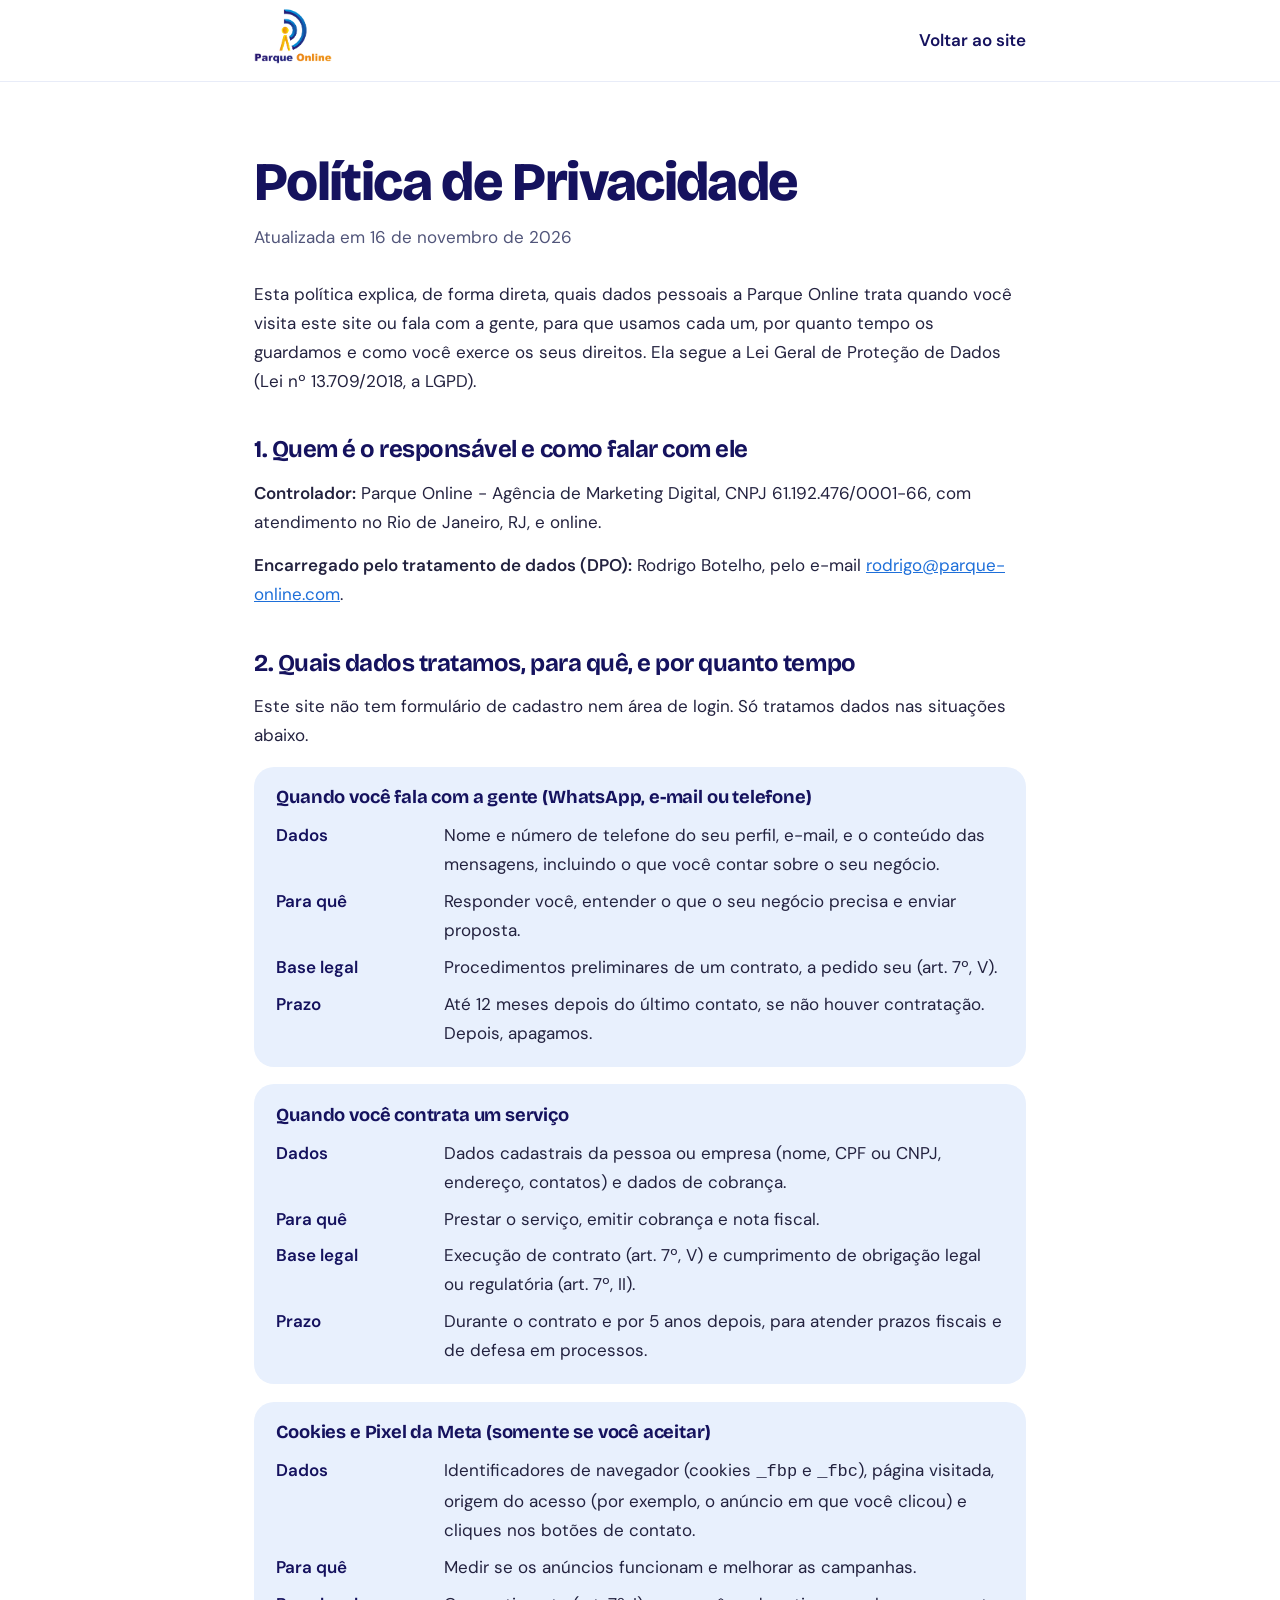
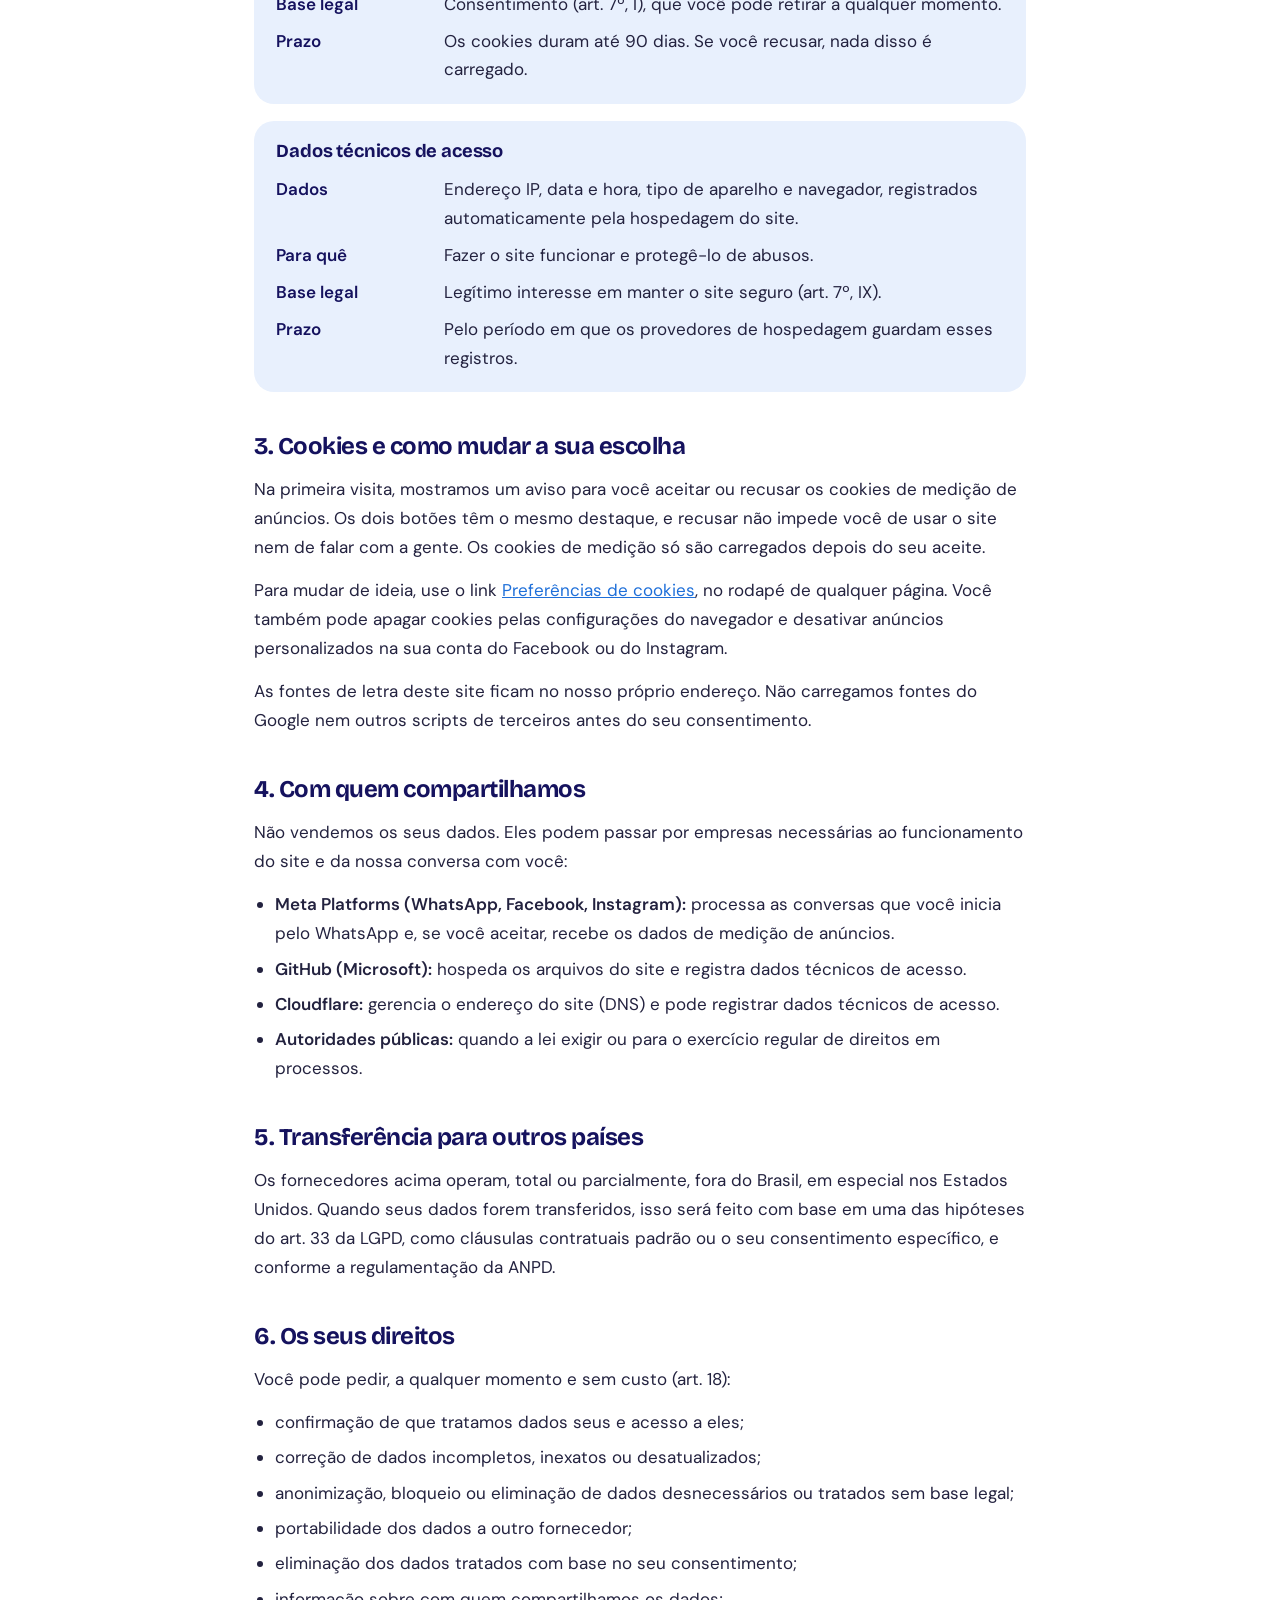
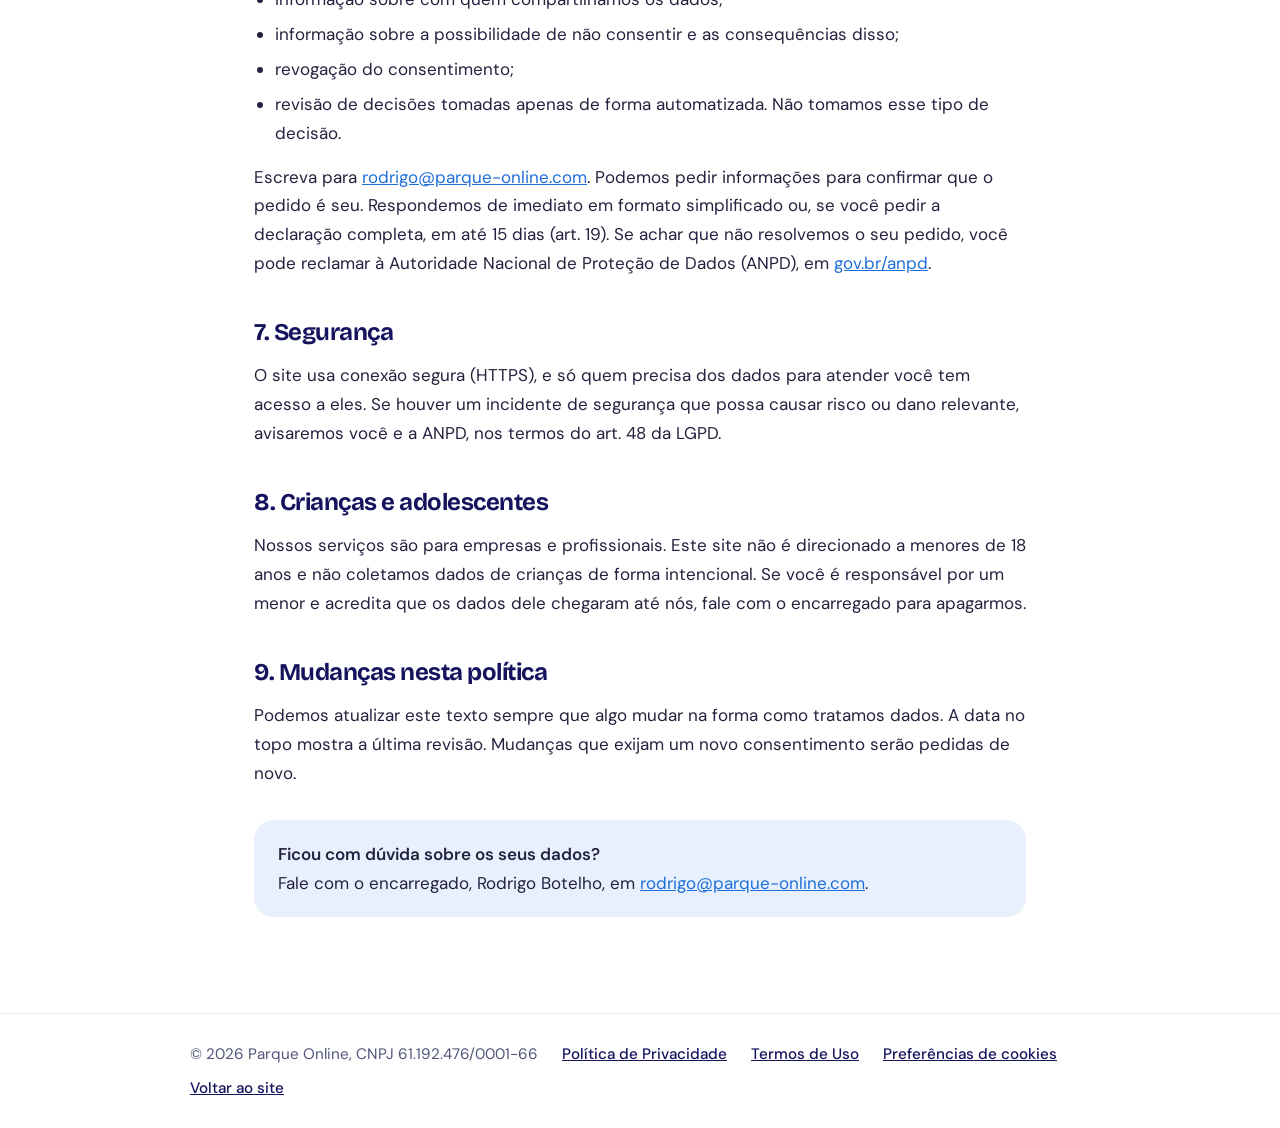
<file: privacidade.html>
<!doctype html>
<html lang="pt-BR">
<head>
<meta charset="utf-8">
<meta name="viewport" content="width=device-width, initial-scale=1">
<title>Política de Privacidade | Parque Online</title>
<meta name="description" content="Como a Parque Online, agência de marketing digital, coleta, usa e protege os dados de quem visita este site, conforme a LGPD.">
<link rel="icon" href="logo.png">
<link rel="preload" href="bricolage.woff2" as="font" type="font/woff2" crossorigin>
<link rel="preload" href="dmsans.woff2" as="font" type="font/woff2" crossorigin>
<link rel="stylesheet" href="fonts.css">
<style>
:root{--blue:#1E6FD9;--ink:#15125E;--sky:#E8F0FD;--text:#23223F;--muted:#51557A;--gutter:clamp(20px,5vw,64px)}
*{box-sizing:border-box;margin:0}
body{font-family:"DM Sans",system-ui,sans-serif;font-size:1.0625rem;line-height:1.7;color:var(--text);background:#fff;-webkit-font-smoothing:antialiased}
a{color:var(--blue)}
:focus-visible{outline:3px solid var(--blue);outline-offset:3px;border-radius:6px}
header{border-bottom:1px solid #E8ECF8}
header .bar{max-width:900px;margin-inline:auto;padding:.5rem var(--gutter);display:flex;align-items:center;justify-content:space-between;gap:1rem}
header img{height:56px;width:auto}
header a.back{font-weight:600;text-decoration:none;color:var(--ink)}
header a.back:hover{color:var(--blue)}
main{max-width:900px;margin-inline:auto;padding:clamp(36px,6vw,72px) var(--gutter) clamp(48px,8vw,96px)}
h1{font-family:"Bricolage Grotesque",system-ui,sans-serif;font-weight:800;font-size:clamp(2.2rem,5vw,3.4rem);line-height:1.05;letter-spacing:-.03em;color:var(--ink)}
.updated{margin-top:.75rem;color:var(--muted)}
.intro{margin-top:1.75rem;max-width:68ch}
h2{font-family:"Bricolage Grotesque",system-ui,sans-serif;font-weight:700;font-size:1.5rem;line-height:1.2;letter-spacing:-.02em;color:var(--ink);margin-top:2.5rem}
h3{font-family:"Bricolage Grotesque",system-ui,sans-serif;font-weight:700;font-size:1.15rem;line-height:1.3;letter-spacing:-.01em;color:var(--ink)}
p,ul{margin-top:.9rem;max-width:68ch}
ul{padding-left:1.3rem}
li{margin-top:.4rem}
.item{margin-top:1.1rem;max-width:68ch;background:var(--sky);border-radius:20px;padding:1.2rem 1.4rem}
.item dl{margin-top:.7rem;display:grid;grid-template-columns:9.5rem 1fr;gap:.5rem 1rem}
.item dt{font-weight:600;color:var(--ink)}
.item dd{margin:0}
.contact-box{margin-top:2rem;background:var(--sky);border-radius:20px;padding:1.25rem 1.5rem;max-width:68ch}
footer{border-top:1px solid #E8ECF8;padding:1.75rem var(--gutter)}
footer .bar{max-width:900px;margin-inline:auto;display:flex;flex-wrap:wrap;gap:.5rem 1.5rem;color:var(--muted);font-size:.95rem}
footer a{color:var(--ink);font-weight:500}
@media (max-width:560px){.item dl{grid-template-columns:1fr;gap:.1rem}.item dd{margin-bottom:.6rem}}
</style>
</head>
<body>
<header>
  <div class="bar">
    <a href="index.html" aria-label="Parque Online, voltar ao site"><img src="logo.png" alt="Parque Online" width="438" height="315"></a>
    <a class="back" href="index.html">Voltar ao site</a>
  </div>
</header>

<main>
  <h1>Política de Privacidade</h1>
  <p class="updated">Atualizada em 16 de novembro de 2026</p>

  <p class="intro">Esta política explica, de forma direta, quais dados pessoais a Parque Online trata quando você visita este site ou fala com a gente, para que usamos cada um, por quanto tempo os guardamos e como você exerce os seus direitos. Ela segue a Lei Geral de Proteção de Dados (Lei nº 13.709/2018, a LGPD).</p>

  <h2>1. Quem é o responsável e como falar com ele</h2>
  <p><strong>Controlador:</strong> Parque Online - Agência de Marketing Digital, CNPJ 61.192.476/0001-66, com atendimento no Rio de Janeiro, RJ, e online.</p>
  <p><strong>Encarregado pelo tratamento de dados (DPO):</strong> Rodrigo Botelho, pelo e-mail <a href="mailto:rodrigo@parque-online.com">rodrigo@parque-online.com</a>.</p>

  <h2>2. Quais dados tratamos, para quê, e por quanto tempo</h2>
  <p>Este site não tem formulário de cadastro nem área de login. Só tratamos dados nas situações abaixo.</p>

  <div class="item">
    <h3>Quando você fala com a gente (WhatsApp, e-mail ou telefone)</h3>
    <dl>
      <dt>Dados</dt><dd>Nome e número de telefone do seu perfil, e-mail, e o conteúdo das mensagens, incluindo o que você contar sobre o seu negócio.</dd>
      <dt>Para quê</dt><dd>Responder você, entender o que o seu negócio precisa e enviar proposta.</dd>
      <dt>Base legal</dt><dd>Procedimentos preliminares de um contrato, a pedido seu (art. 7º, V).</dd>
      <dt>Prazo</dt><dd>Até 12 meses depois do último contato, se não houver contratação. Depois, apagamos.</dd>
    </dl>
  </div>

  <div class="item">
    <h3>Quando você contrata um serviço</h3>
    <dl>
      <dt>Dados</dt><dd>Dados cadastrais da pessoa ou empresa (nome, CPF ou CNPJ, endereço, contatos) e dados de cobrança.</dd>
      <dt>Para quê</dt><dd>Prestar o serviço, emitir cobrança e nota fiscal.</dd>
      <dt>Base legal</dt><dd>Execução de contrato (art. 7º, V) e cumprimento de obrigação legal ou regulatória (art. 7º, II).</dd>
      <dt>Prazo</dt><dd>Durante o contrato e por 5 anos depois, para atender prazos fiscais e de defesa em processos.</dd>
    </dl>
  </div>

  <div class="item">
    <h3>Cookies e Pixel da Meta (somente se você aceitar)</h3>
    <dl>
      <dt>Dados</dt><dd>Identificadores de navegador (cookies <code>_fbp</code> e <code>_fbc</code>), página visitada, origem do acesso (por exemplo, o anúncio em que você clicou) e cliques nos botões de contato.</dd>
      <dt>Para quê</dt><dd>Medir se os anúncios funcionam e melhorar as campanhas.</dd>
      <dt>Base legal</dt><dd>Consentimento (art. 7º, I), que você pode retirar a qualquer momento.</dd>
      <dt>Prazo</dt><dd>Os cookies duram até 90 dias. Se você recusar, nada disso é carregado.</dd>
    </dl>
  </div>

  <div class="item">
    <h3>Dados técnicos de acesso</h3>
    <dl>
      <dt>Dados</dt><dd>Endereço IP, data e hora, tipo de aparelho e navegador, registrados automaticamente pela hospedagem do site.</dd>
      <dt>Para quê</dt><dd>Fazer o site funcionar e protegê-lo de abusos.</dd>
      <dt>Base legal</dt><dd>Legítimo interesse em manter o site seguro (art. 7º, IX).</dd>
      <dt>Prazo</dt><dd>Pelo período em que os provedores de hospedagem guardam esses registros.</dd>
    </dl>
  </div>

  <h2>3. Cookies e como mudar a sua escolha</h2>
  <p>Na primeira visita, mostramos um aviso para você aceitar ou recusar os cookies de medição de anúncios. Os dois botões têm o mesmo destaque, e recusar não impede você de usar o site nem de falar com a gente. Os cookies de medição só são carregados depois do seu aceite.</p>
  <p>Para mudar de ideia, use o link <a href="index.html#cookies">Preferências de cookies</a>, no rodapé de qualquer página. Você também pode apagar cookies pelas configurações do navegador e desativar anúncios personalizados na sua conta do Facebook ou do Instagram.</p>
  <p>As fontes de letra deste site ficam no nosso próprio endereço. Não carregamos fontes do Google nem outros scripts de terceiros antes do seu consentimento.</p>

  <h2>4. Com quem compartilhamos</h2>
  <p>Não vendemos os seus dados. Eles podem passar por empresas necessárias ao funcionamento do site e da nossa conversa com você:</p>
  <ul>
    <li><strong>Meta Platforms (WhatsApp, Facebook, Instagram):</strong> processa as conversas que você inicia pelo WhatsApp e, se você aceitar, recebe os dados de medição de anúncios.</li>
    <li><strong>GitHub (Microsoft):</strong> hospeda os arquivos do site e registra dados técnicos de acesso.</li>
    <li><strong>Cloudflare:</strong> gerencia o endereço do site (DNS) e pode registrar dados técnicos de acesso.</li>
    <li><strong>Autoridades públicas:</strong> quando a lei exigir ou para o exercício regular de direitos em processos.</li>
  </ul>

  <h2>5. Transferência para outros países</h2>
  <p>Os fornecedores acima operam, total ou parcialmente, fora do Brasil, em especial nos Estados Unidos. Quando seus dados forem transferidos, isso será feito com base em uma das hipóteses do art. 33 da LGPD, como cláusulas contratuais padrão ou o seu consentimento específico, e conforme a regulamentação da ANPD.</p>

  <h2>6. Os seus direitos</h2>
  <p>Você pode pedir, a qualquer momento e sem custo (art. 18):</p>
  <ul>
    <li>confirmação de que tratamos dados seus e acesso a eles;</li>
    <li>correção de dados incompletos, inexatos ou desatualizados;</li>
    <li>anonimização, bloqueio ou eliminação de dados desnecessários ou tratados sem base legal;</li>
    <li>portabilidade dos dados a outro fornecedor;</li>
    <li>eliminação dos dados tratados com base no seu consentimento;</li>
    <li>informação sobre com quem compartilhamos os dados;</li>
    <li>informação sobre a possibilidade de não consentir e as consequências disso;</li>
    <li>revogação do consentimento;</li>
    <li>revisão de decisões tomadas apenas de forma automatizada. Não tomamos esse tipo de decisão.</li>
  </ul>
  <p>Escreva para <a href="mailto:rodrigo@parque-online.com">rodrigo@parque-online.com</a>. Podemos pedir informações para confirmar que o pedido é seu. Respondemos de imediato em formato simplificado ou, se você pedir a declaração completa, em até 15 dias (art. 19). Se achar que não resolvemos o seu pedido, você pode reclamar à Autoridade Nacional de Proteção de Dados (ANPD), em <a href="https://www.gov.br/anpd" target="_blank" rel="noopener">gov.br/anpd</a>.</p>

  <h2>7. Segurança</h2>
  <p>O site usa conexão segura (HTTPS), e só quem precisa dos dados para atender você tem acesso a eles. Se houver um incidente de segurança que possa causar risco ou dano relevante, avisaremos você e a ANPD, nos termos do art. 48 da LGPD.</p>

  <h2>8. Crianças e adolescentes</h2>
  <p>Nossos serviços são para empresas e profissionais. Este site não é direcionado a menores de 18 anos e não coletamos dados de crianças de forma intencional. Se você é responsável por um menor e acredita que os dados dele chegaram até nós, fale com o encarregado para apagarmos.</p>

  <h2>9. Mudanças nesta política</h2>
  <p>Podemos atualizar este texto sempre que algo mudar na forma como tratamos dados. A data no topo mostra a última revisão. Mudanças que exijam um novo consentimento serão pedidas de novo.</p>

  <div class="contact-box">
    <strong>Ficou com dúvida sobre os seus dados?</strong><br>
    Fale com o encarregado, Rodrigo Botelho, em <a href="mailto:rodrigo@parque-online.com">rodrigo@parque-online.com</a>.
  </div>
</main>

<footer>
  <div class="bar">
    <span>© 2026 Parque Online, CNPJ 61.192.476/0001-66</span>
    <a href="privacidade.html">Política de Privacidade</a>
    <a href="termos.html">Termos de Uso</a>
    <a href="index.html#cookies">Preferências de cookies</a>
    <a href="index.html">Voltar ao site</a>
  </div>
</footer>
</body>
</html>
</file>
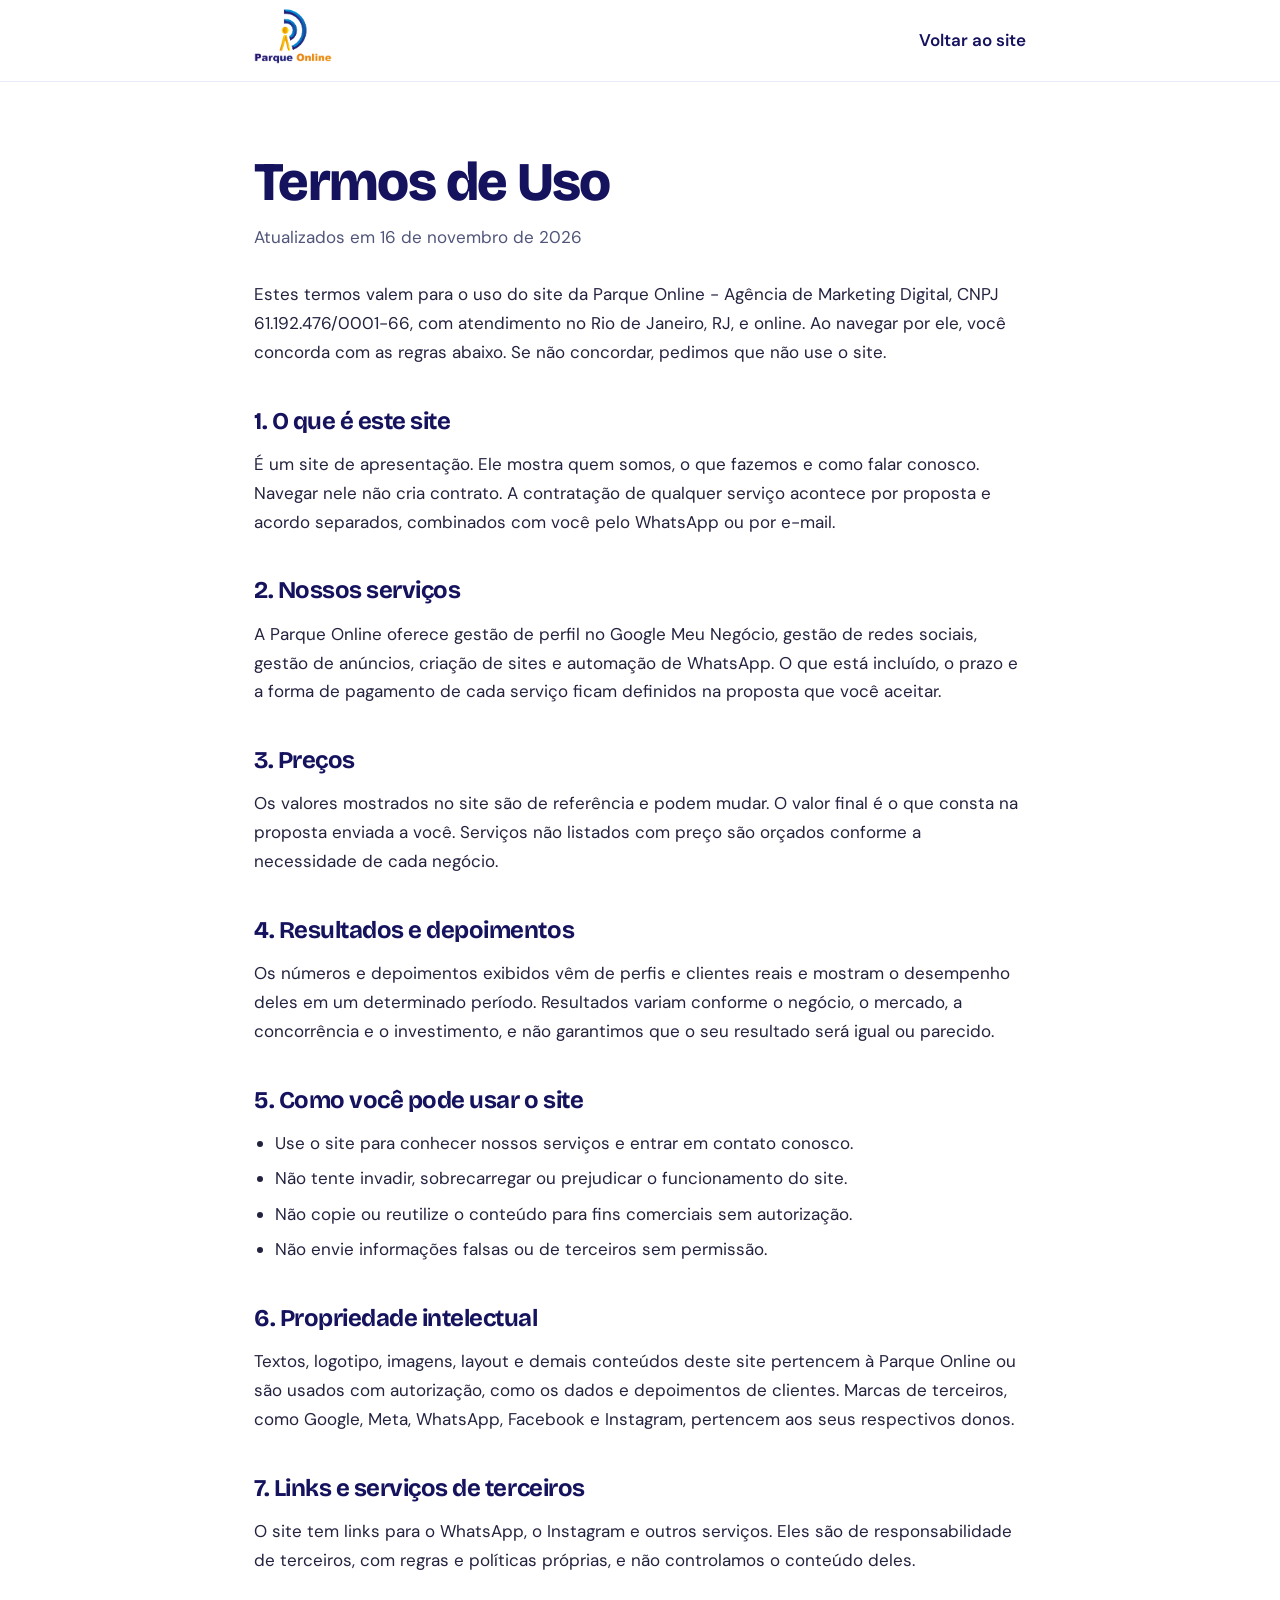
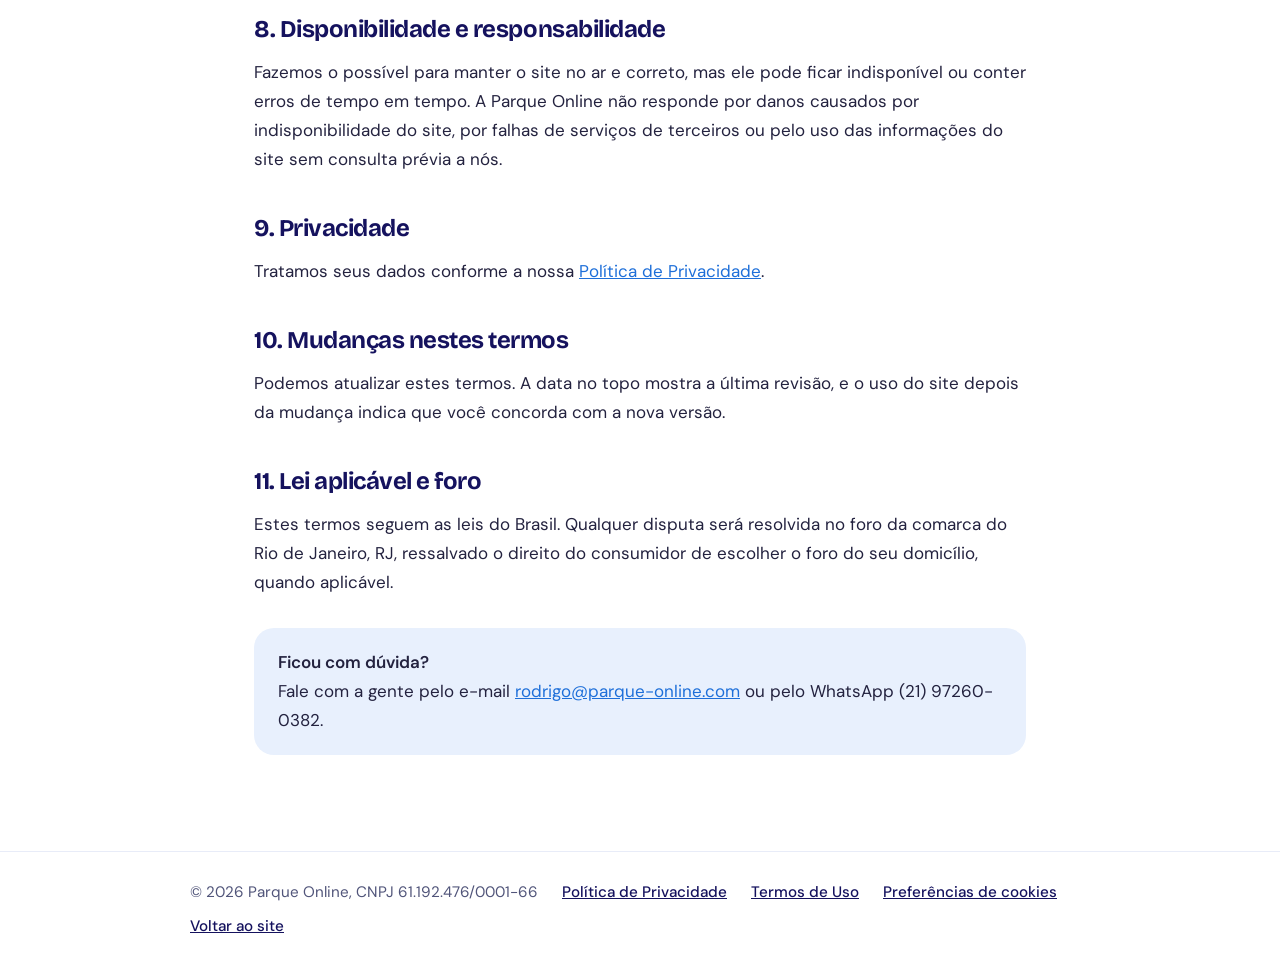
<file: termos.html>
<!doctype html>
<html lang="pt-BR">
<head>
<meta charset="utf-8">
<meta name="viewport" content="width=device-width, initial-scale=1">
<title>Termos de Uso | Parque Online</title>
<meta name="description" content="Regras de uso do site da Parque Online, agência de marketing digital.">
<link rel="icon" href="logo.png">
<link rel="preload" href="bricolage.woff2" as="font" type="font/woff2" crossorigin>
<link rel="preload" href="dmsans.woff2" as="font" type="font/woff2" crossorigin>
<link rel="stylesheet" href="fonts.css">
<style>
:root{--blue:#1E6FD9;--ink:#15125E;--sky:#E8F0FD;--text:#23223F;--muted:#51557A;--gutter:clamp(20px,5vw,64px)}
*{box-sizing:border-box;margin:0}
body{font-family:"DM Sans",system-ui,sans-serif;font-size:1.0625rem;line-height:1.7;color:var(--text);background:#fff;-webkit-font-smoothing:antialiased}
a{color:var(--blue)}
:focus-visible{outline:3px solid var(--blue);outline-offset:3px;border-radius:6px}
header{border-bottom:1px solid #E8ECF8}
header .bar{max-width:900px;margin-inline:auto;padding:.5rem var(--gutter);display:flex;align-items:center;justify-content:space-between;gap:1rem}
header img{height:56px;width:auto}
header a.back{font-weight:600;text-decoration:none;color:var(--ink)}
header a.back:hover{color:var(--blue)}
main{max-width:900px;margin-inline:auto;padding:clamp(36px,6vw,72px) var(--gutter) clamp(48px,8vw,96px)}
h1{font-family:"Bricolage Grotesque",system-ui,sans-serif;font-weight:800;font-size:clamp(2.2rem,5vw,3.4rem);line-height:1.05;letter-spacing:-.03em;color:var(--ink)}
.updated{margin-top:.75rem;color:var(--muted)}
.intro{margin-top:1.75rem;max-width:68ch}
h2{font-family:"Bricolage Grotesque",system-ui,sans-serif;font-weight:700;font-size:1.5rem;line-height:1.2;letter-spacing:-.02em;color:var(--ink);margin-top:2.5rem}
p,ul{margin-top:.9rem;max-width:68ch}
ul{padding-left:1.3rem}
li{margin-top:.4rem}
.contact-box{margin-top:2rem;background:var(--sky);border-radius:20px;padding:1.25rem 1.5rem;max-width:68ch}
footer{border-top:1px solid #E8ECF8;padding:1.75rem var(--gutter)}
footer .bar{max-width:900px;margin-inline:auto;display:flex;flex-wrap:wrap;gap:.5rem 1.5rem;color:var(--muted);font-size:.95rem}
footer a{color:var(--ink);font-weight:500}
</style>
</head>
<body>
<header>
  <div class="bar">
    <a href="index.html" aria-label="Parque Online, voltar ao site"><img src="logo.png" alt="Parque Online" width="438" height="315"></a>
    <a class="back" href="index.html">Voltar ao site</a>
  </div>
</header>

<main>
  <h1>Termos de Uso</h1>
  <p class="updated">Atualizados em 16 de novembro de 2026</p>

  <p class="intro">Estes termos valem para o uso do site da Parque Online - Agência de Marketing Digital, CNPJ 61.192.476/0001-66, com atendimento no Rio de Janeiro, RJ, e online. Ao navegar por ele, você concorda com as regras abaixo. Se não concordar, pedimos que não use o site.</p>

  <h2>1. O que é este site</h2>
  <p>É um site de apresentação. Ele mostra quem somos, o que fazemos e como falar conosco. Navegar nele não cria contrato. A contratação de qualquer serviço acontece por proposta e acordo separados, combinados com você pelo WhatsApp ou por e-mail.</p>

  <h2>2. Nossos serviços</h2>
  <p>A Parque Online oferece gestão de perfil no Google Meu Negócio, gestão de redes sociais, gestão de anúncios, criação de sites e automação de WhatsApp. O que está incluído, o prazo e a forma de pagamento de cada serviço ficam definidos na proposta que você aceitar.</p>

  <h2>3. Preços</h2>
  <p>Os valores mostrados no site são de referência e podem mudar. O valor final é o que consta na proposta enviada a você. Serviços não listados com preço são orçados conforme a necessidade de cada negócio.</p>

  <h2>4. Resultados e depoimentos</h2>
  <p>Os números e depoimentos exibidos vêm de perfis e clientes reais e mostram o desempenho deles em um determinado período. Resultados variam conforme o negócio, o mercado, a concorrência e o investimento, e não garantimos que o seu resultado será igual ou parecido.</p>

  <h2>5. Como você pode usar o site</h2>
  <ul>
    <li>Use o site para conhecer nossos serviços e entrar em contato conosco.</li>
    <li>Não tente invadir, sobrecarregar ou prejudicar o funcionamento do site.</li>
    <li>Não copie ou reutilize o conteúdo para fins comerciais sem autorização.</li>
    <li>Não envie informações falsas ou de terceiros sem permissão.</li>
  </ul>

  <h2>6. Propriedade intelectual</h2>
  <p>Textos, logotipo, imagens, layout e demais conteúdos deste site pertencem à Parque Online ou são usados com autorização, como os dados e depoimentos de clientes. Marcas de terceiros, como Google, Meta, WhatsApp, Facebook e Instagram, pertencem aos seus respectivos donos.</p>

  <h2>7. Links e serviços de terceiros</h2>
  <p>O site tem links para o WhatsApp, o Instagram e outros serviços. Eles são de responsabilidade de terceiros, com regras e políticas próprias, e não controlamos o conteúdo deles.</p>

  <h2>8. Disponibilidade e responsabilidade</h2>
  <p>Fazemos o possível para manter o site no ar e correto, mas ele pode ficar indisponível ou conter erros de tempo em tempo. A Parque Online não responde por danos causados por indisponibilidade do site, por falhas de serviços de terceiros ou pelo uso das informações do site sem consulta prévia a nós.</p>

  <h2>9. Privacidade</h2>
  <p>Tratamos seus dados conforme a nossa <a href="privacidade.html">Política de Privacidade</a>.</p>

  <h2>10. Mudanças nestes termos</h2>
  <p>Podemos atualizar estes termos. A data no topo mostra a última revisão, e o uso do site depois da mudança indica que você concorda com a nova versão.</p>

  <h2>11. Lei aplicável e foro</h2>
  <p>Estes termos seguem as leis do Brasil. Qualquer disputa será resolvida no foro da comarca do Rio de Janeiro, RJ, ressalvado o direito do consumidor de escolher o foro do seu domicílio, quando aplicável.</p>

  <div class="contact-box">
    <strong>Ficou com dúvida?</strong><br>
    Fale com a gente pelo e-mail <a href="mailto:rodrigo@parque-online.com">rodrigo@parque-online.com</a> ou pelo WhatsApp (21) 97260-0382.
  </div>
</main>

<footer>
  <div class="bar">
    <span>© 2026 Parque Online, CNPJ 61.192.476/0001-66</span>
    <a href="privacidade.html">Política de Privacidade</a>
    <a href="termos.html">Termos de Uso</a>
    <a href="index.html#cookies">Preferências de cookies</a>
    <a href="index.html">Voltar ao site</a>
  </div>
</footer>
</body>
</html>
</file>
<file: fonts.css>
/* Fontes hospedadas no próprio site (variáveis, subconjunto latino).
   Evita carregar fontes do Google e enviar o IP do visitante a terceiros. */
@font-face{
  font-family:"Bricolage Grotesque";
  font-style:normal;
  font-weight:700 800;
  font-display:swap;
  src:url("bricolage.woff2") format("woff2");
}
@font-face{
  font-family:"DM Sans";
  font-style:normal;
  font-weight:400 600;
  font-display:swap;
  src:url("dmsans.woff2") format("woff2");
}
</file>
